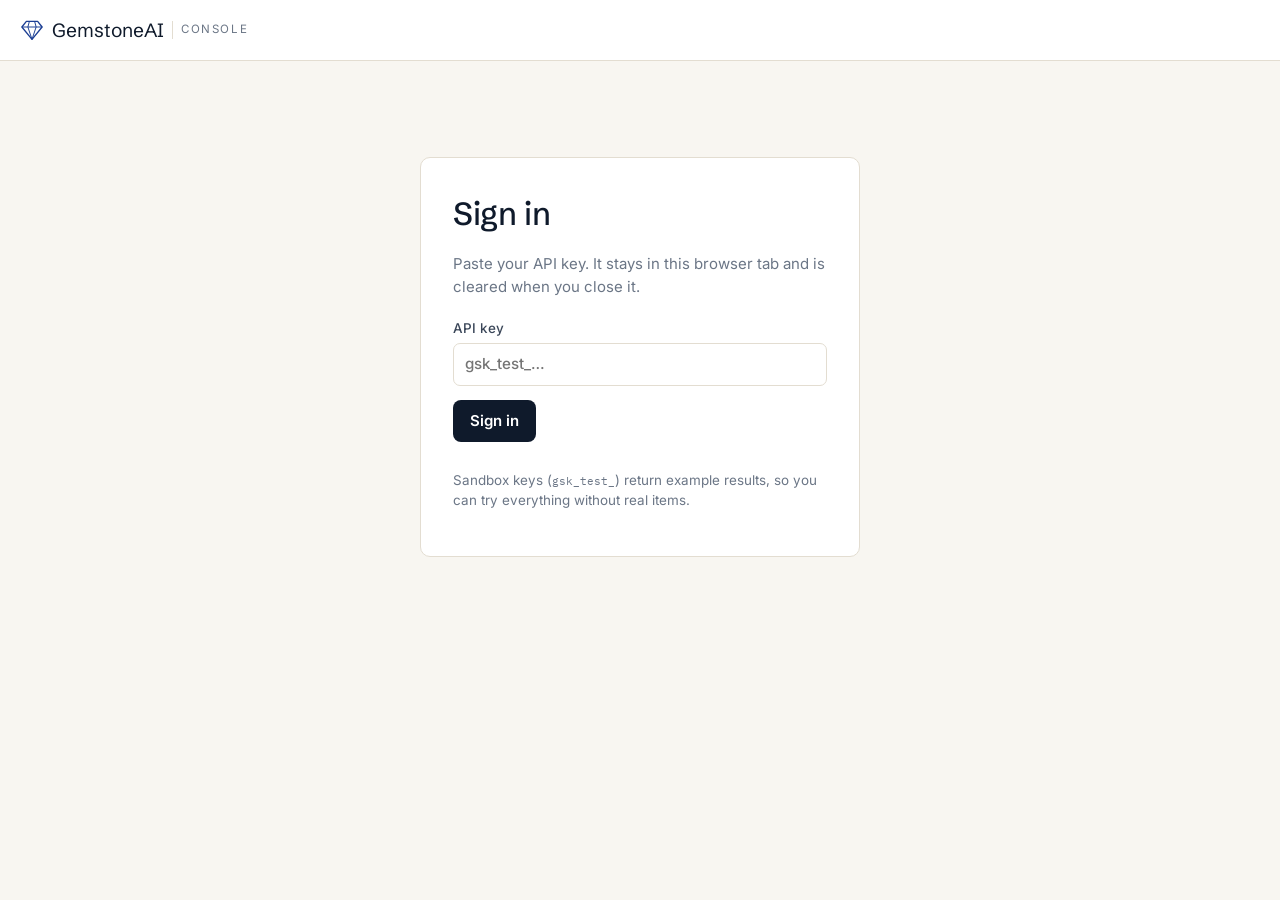
<file: enterprise/console/index.html>
<!doctype html>
<html lang="en">
<head>
<meta charset="utf-8">
<meta name="viewport" content="width=device-width, initial-scale=1">
<meta name="robots" content="noindex">
<title>GemstoneAI Console</title>
<link rel="preconnect" href="https://fonts.googleapis.com">
<link rel="preconnect" href="https://fonts.gstatic.com" crossorigin>
<link href="https://fonts.googleapis.com/css2?family=IBM+Plex+Mono:wght@400;600&family=Inter:wght@400;500;600;700&family=Schibsted+Grotesk:wght@500;600&display=swap" rel="stylesheet">
<link rel="stylesheet" href="app.css">
</head>
<body>
<header class="bar">
  <div class="bar-inner">
    <div class="brand">
      <svg viewBox="0 0 32 32" fill="none" aria-hidden="true"><path d="M8.5 4.5h15l6 7.5L16 28.5 2.5 12z" stroke="currentColor" stroke-width="1.8" stroke-linejoin="round"/><path d="M2.5 12h27M12.5 4.5 10.5 12 16 28.5 21.5 12l-2-7.5" stroke="currentColor" stroke-width="1.3" stroke-linejoin="round"/></svg>
      <span class="brand-name">GemstoneAI</span><span class="brand-sub">Console</span>
    </div>
    <nav class="tabs" id="tabs" hidden></nav>
    <div class="who" id="who" hidden>
      <span id="who-name"></span>
      <span class="pill pill-sandbox" id="who-sandbox" hidden>Sandbox</span>
      <button class="btn btn-quiet" id="sign-out" type="button">Sign out</button>
    </div>
  </div>
</header>

<main id="main">
  <section class="signin" id="signin">
    <div class="card signin-card">
      <h1>Sign in</h1>
      <p class="muted">Paste your API key. It stays in this browser tab and is cleared when you close it.</p>
      <form id="signin-form">
        <label class="field"><span>API key</span>
          <input id="signin-key" type="password" autocomplete="off" spellcheck="false" placeholder="gsk_test_…" required>
        </label>
        <button class="btn btn-primary" type="submit">Sign in</button>
        <p class="error" id="signin-error" role="alert"></p>
      </form>
      <p class="muted small">Sandbox keys (<code>gsk_test_</code>) return example results, so you can try everything without real items.</p>
    </div>
  </section>

  <!-- Intake station -->
  <section class="view" id="view-intake" hidden>
    <div class="stats" id="intake-stats"></div>
    <div class="cols">
      <div class="col-main">
        <form class="card" id="intake-form">
          <div class="card-head"><h2>New consignment</h2><span class="muted small">Scan, then route by your rules</span></div>
          <div class="photo-drop">
            <label class="field"><span>Photos (1&ndash;5): front, side, stamps and marks</span>
              <input id="intake-files" type="file" accept="image/jpeg,image/png,image/webp,image/heic" capture="environment" multiple>
            </label>
            <div class="thumbs" id="intake-thumbs"></div>
            <details class="links"><summary>Or use photo links</summary>
              <textarea id="intake-urls" rows="2" placeholder="https://… one per line"></textarea>
            </details>
          </div>
          <label class="field"><span>What the consignor says it is</span>
            <textarea id="intake-desc" rows="2" maxlength="1000" placeholder="e.g. Platinum diamond ring, inherited, about 1 carat"></textarea>
          </label>
          <div class="row3">
            <label class="field"><span>Your reference</span><input id="intake-ref" maxlength="128" placeholder="CONS-20931"></label>
            <label class="field"><span>Item type</span>
              <select id="intake-type"><option value="">Not sure</option><option>ring</option><option>necklace</option><option>pendant</option><option>earrings</option><option>bracelet</option><option>brooch</option><option value="loose_stone">loose stone</option><option>other</option></select>
            </label>
            <label class="field"><span>Metal</span>
              <select id="intake-metal"><option value="">Not sure</option><option>gold</option><option>platinum</option><option>silver</option><option>palladium</option><option>other</option></select>
            </label>
          </div>
          <div class="form-foot">
            <button class="btn btn-primary" id="intake-submit" type="submit">Scan and route</button>
            <span class="error" id="intake-error" role="alert"></span>
          </div>
        </form>
        <div id="intake-detail"></div>
      </div>
      <aside class="col-side">
        <div class="card">
          <div class="card-head"><h2>Recent items</h2>
            <select id="intake-filter" aria-label="Filter the queue">
              <option value="">All decisions</option><option value="list">List</option><option value="review">Review</option><option value="lab">Lab</option><option value="decline">Decline</option><option value="__awaiting">Awaiting final call</option>
            </select>
          </div>
          <ul class="queue" id="intake-queue"></ul>
          <a class="small" id="intake-export" href="#">Export as CSV</a>
        </div>
      </aside>
    </div>
  </section>

  <!-- Verify queue -->
  <section class="view" id="view-verify" hidden>
    <div class="stats" id="verify-stats"></div>
    <div class="cols">
      <div class="col-main">
        <div class="card">
          <div class="card-head"><h2>Review queue</h2>
            <div class="seg" role="group" aria-label="Which checks">
              <button type="button" class="on" data-mode="open">Open flags</button>
              <button type="button" data-mode="reviewed">Reviewed</button>
              <button type="button" data-mode="all">All checks</button>
            </div>
          </div>
          <div class="table-wrap"><table class="qtable"><thead><tr><th>Risk</th><th>Listing or claim</th><th>Stated</th><th>What fired</th><th>Action</th></tr></thead><tbody id="verify-queue"></tbody></table></div>
          <a class="small" id="verify-export" href="#">Export as CSV</a>
        </div>
        <div id="verify-detail"></div>
      </div>
      <aside class="col-side">
        <form class="card" id="verify-form">
          <div class="card-head"><h2>Check an item</h2></div>
          <label class="field"><span>Photos</span><input id="verify-files" type="file" accept="image/jpeg,image/png,image/webp,image/heic" multiple></label>
          <div class="thumbs" id="verify-thumbs"></div>
          <details class="links"><summary>Or use photo links</summary><textarea id="verify-urls" rows="2" placeholder="https://… one per line"></textarea></details>
          <div class="row2">
            <label class="field"><span>Type</span><select id="verify-type"><option>listing</option><option>claim</option><option>appraisal</option></select></label>
            <label class="field"><span>Its id</span><input id="verify-ext" maxlength="128" placeholder="L-55120" required></label>
          </div>
          <div class="row2">
            <label class="field"><span>Seller or claimant</span><input id="verify-seller" maxlength="128"></label>
            <label class="field"><span>Stated value (USD)</span><input id="verify-value" type="number" min="1" step="any"></label>
          </div>
          <div class="form-foot">
            <button class="btn btn-primary" id="verify-submit" type="submit">Run check</button>
            <span class="error" id="verify-error" role="alert"></span>
          </div>
        </form>
      </aside>
    </div>
  </section>

  <!-- Settings -->
  <section class="view" id="view-settings" hidden>
    <div class="cols cols-even">
      <form class="card" id="rules-intake" hidden>
        <div class="card-head"><h2>Intake routing rules</h2></div>
        <div class="fields" id="rules-intake-fields"></div>
        <div class="form-foot"><button class="btn btn-primary" type="submit">Save rules</button><span class="note" role="status"></span></div>
      </form>
      <form class="card" id="rules-verify" hidden>
        <div class="card-head"><h2>Verify thresholds</h2></div>
        <div class="fields" id="rules-verify-fields"></div>
        <div class="form-foot"><button class="btn btn-primary" type="submit">Save thresholds</button><span class="note" role="status"></span></div>
      </form>
      <form class="card" id="webhook-form">
        <div class="card-head"><h2>Webhook</h2><span class="muted small">Get told when results are ready</span></div>
        <label class="field"><span>Endpoint URL (https)</span><input id="webhook-url" type="url" placeholder="https://your-system.example.com/gemstoneai"></label>
        <div class="checks" id="webhook-events"></div>
        <div class="secret" id="webhook-secret" hidden></div>
        <div class="form-foot">
          <button class="btn btn-primary" type="submit">Save</button>
          <button class="btn btn-quiet" type="button" id="webhook-test">Send test event</button>
          <span class="note" role="status" id="webhook-note"></span>
        </div>
        <h3 class="subhead">Recent deliveries</h3>
        <ul class="deliveries" id="webhook-deliveries"></ul>
      </form>
    </div>
  </section>
</main>
<script src="app.js"></script>
</body>
</html>
</file>
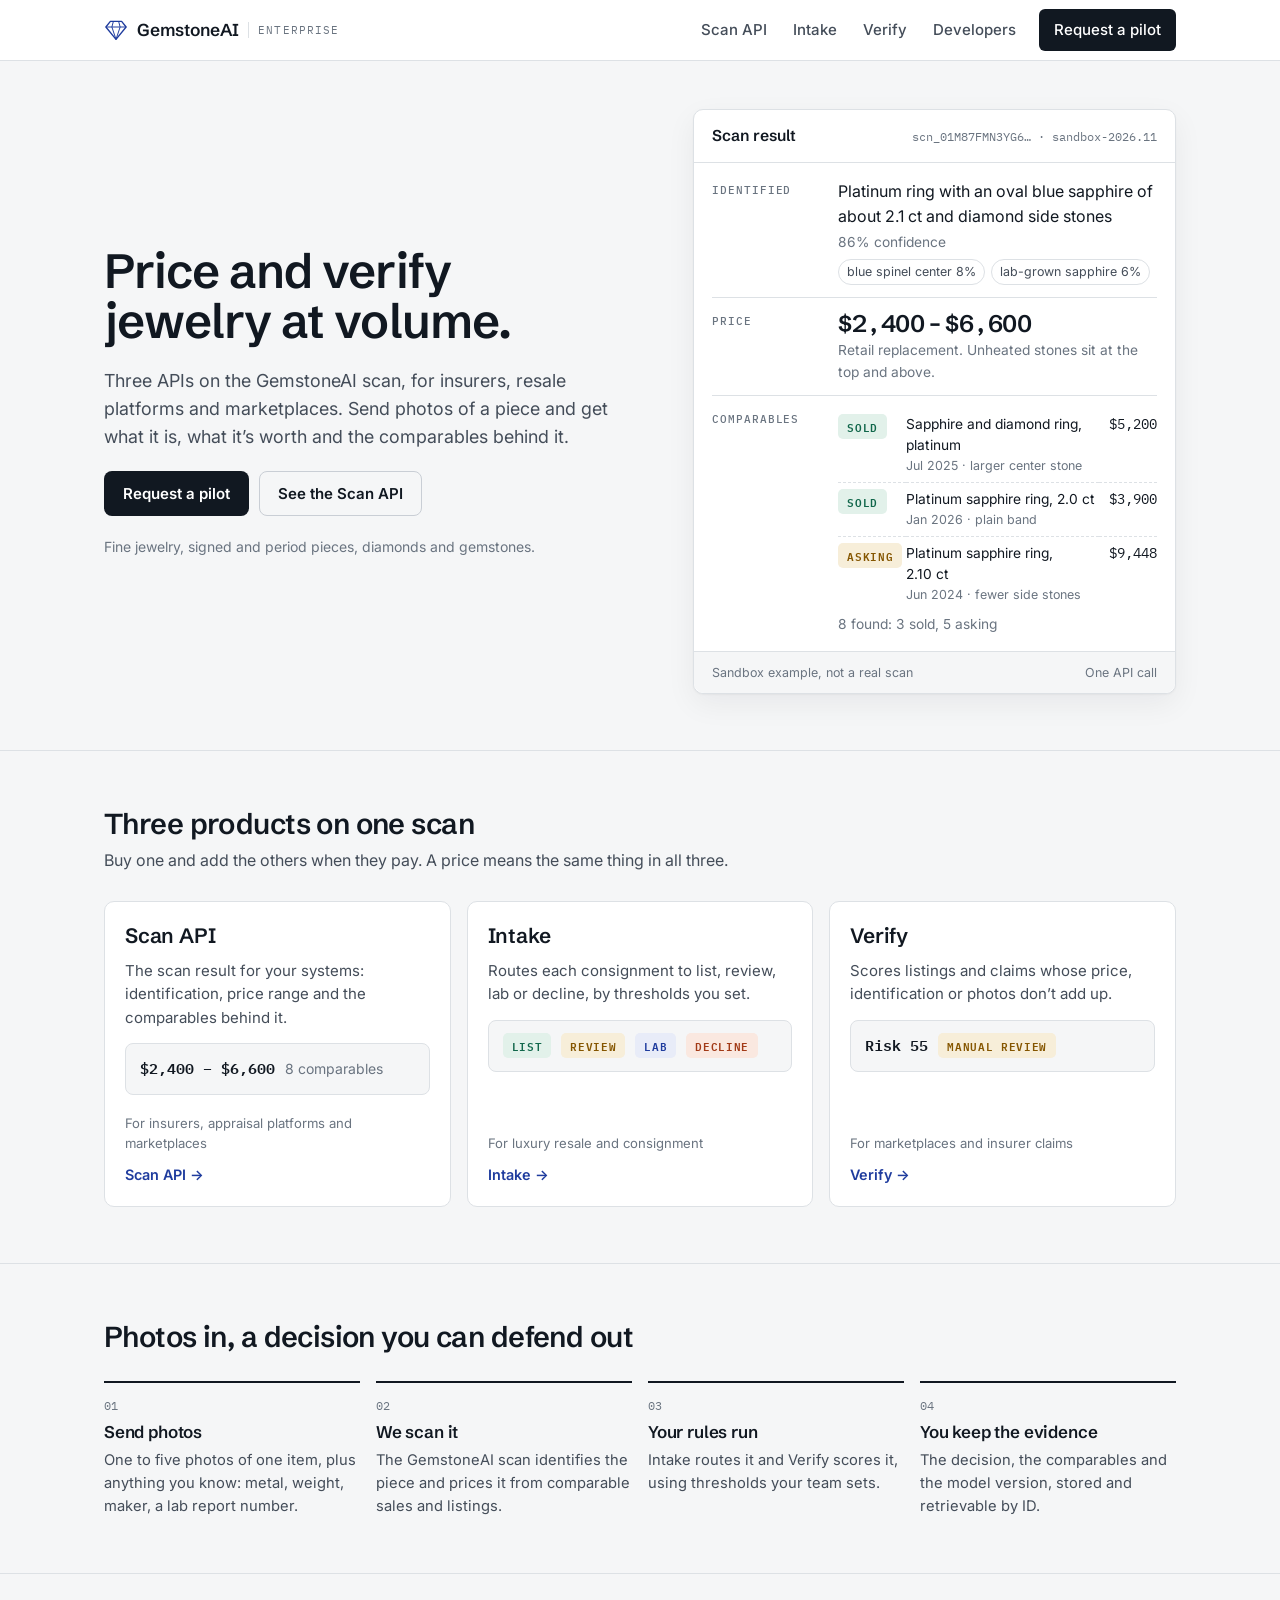
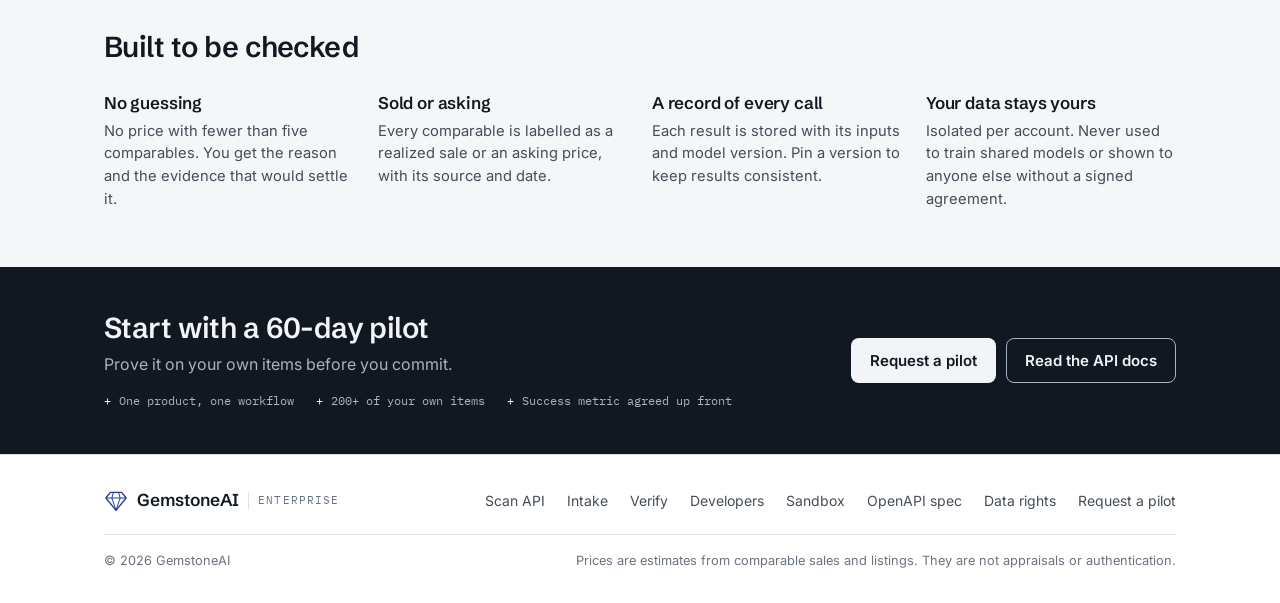
<file: website/enterprise/index.html>
<!doctype html>
<html lang="en">
<head>
<meta charset="utf-8">
<meta name="viewport" content="width=device-width, initial-scale=1, viewport-fit=cover">
<title>GemstoneAI Enterprise</title>
<meta name="description" content="Price and verify jewelry at volume: the Scan API, Intake and Verify, built on the GemstoneAI scan.">
<link rel="preconnect" href="https://fonts.googleapis.com">
<link rel="preconnect" href="https://fonts.gstatic.com" crossorigin>
<link href="https://fonts.googleapis.com/css2?family=IBM+Plex+Mono:wght@400;500;600&family=Inter:wght@400;500;600;700&family=Schibsted+Grotesk:wght@500;600;700&display=swap" rel="stylesheet">
<link rel="stylesheet" href="assets/styles.css">
</head>
<body>
<a class="skip-link" href="#main">Skip to content</a>
<header class="nav">
  <div class="wrap nav-inner">
    <a class="brand" href="index.html" aria-label="GemstoneAI Enterprise home"><svg class="brand-mark" viewBox="0 0 32 32" fill="none" aria-hidden="true"><path d="M8.5 4.5h15l6 7.5L16 28.5 2.5 12z" stroke="currentColor" stroke-width="1.8" stroke-linejoin="round"/><path d="M2.5 12h27M12.5 4.5 10.5 12 16 28.5 21.5 12l-2-7.5" stroke="currentColor" stroke-width="1.3" stroke-linejoin="round"/></svg><span class="brand-name">GemstoneAI</span><span class="brand-sub">Enterprise</span></a>
    <button class="nav-toggle" type="button" aria-expanded="false" aria-controls="nav-links">Menu</button>
    <ul class="nav-links" id="nav-links">
      <li><a href="scan.html">Scan API</a></li>
      <li><a href="intake.html">Intake</a></li>
      <li><a href="verify.html">Verify</a></li>
      <li><a href="developers.html">Developers</a></li>
      <li class="cta-item"><a class="btn btn-primary" href="pilot.html">Request a pilot</a></li>
    </ul>
  </div>
</header>
<main id="main">
<section class="hero">
  <div class="wrap hero-grid">
    <div class="hero-copy">
      <h1>Price and verify jewelry at volume.</h1>
      <p class="lede">Three APIs on the GemstoneAI scan, for insurers, resale platforms and marketplaces. Send photos of a piece and get what it is, what it&rsquo;s worth and the comparables behind it.</p>
      <div class="actions">
        <a class="btn btn-primary" href="pilot.html">Request a pilot</a>
        <a class="btn btn-quiet" href="scan.html">See the Scan API</a>
      </div>
      <p class="hero-note">Fine jewelry, signed and period pieces, diamonds and gemstones.</p>
    </div>
    <figure class="report" aria-label="Example Scan API result">
  <div class="report-head"><b>Scan result</b><span class="mono">scn_01M87FMN3YG6&hellip; &middot; sandbox-2026.11</span></div>
  <div class="report-body">
    <div class="rrow"><span class="label">Identified</span><div>Platinum ring with an oval blue sapphire of about 2.1&nbsp;ct and diamond side stones<div class="sub">86% confidence</div><div class="chips"><span class="alt">blue spinel center 8%</span><span class="alt">lab-grown sapphire 6%</span></div></div></div>
    <div class="rrow"><span class="label">Price</span><div><div class="big">$2,400 &ndash; $6,600</div><div class="sub">Retail replacement. Unheated stones sit at the top and above.</div></div></div>
    <div class="rrow"><span class="label">Comparables</span><div>
      <table class="comps"><tbody>
        <tr><td><span class="chip c-sold">Sold</span></td><td>Sapphire and diamond ring, platinum<span class="sim">Jul 2025 &middot; larger center stone</span></td><td>$5,200</td></tr>
        <tr><td><span class="chip c-sold">Sold</span></td><td>Platinum sapphire ring, 2.0&nbsp;ct<span class="sim">Jan 2026 &middot; plain band</span></td><td>$3,900</td></tr>
        <tr><td><span class="chip c-asking">Asking</span></td><td>Platinum sapphire ring, 2.10&nbsp;ct<span class="sim">Jun 2024 &middot; fewer side stones</span></td><td>$9,448</td></tr>
      </tbody></table>
      <div class="sub">8 found: 3 sold, 5 asking</div>
    </div></div>
  </div>
  <figcaption class="report-foot"><span>Sandbox example, not a real scan</span><span>One API call</span></figcaption>
</figure>
  </div>
</section>
<section class="section">
  <div class="wrap">
    <div class="section-head">
      <h2>Three products on one scan</h2>
      <p>Buy one and add the others when they pay. A price means the same thing in all three.</p>
    </div>
    <div class="grid3">
      <a class="card product" href="scan.html"><div class="product-top"><h3>Scan API</h3></div><p>The scan result for your systems: identification, price range and the comparables behind it.</p><div class="out"><span class="mono">$2,400 &ndash; $6,600</span><span class="muted small">8 comparables</span></div><span class="for">For insurers, appraisal platforms and marketplaces</span><span class="more">Scan API &rarr;</span></a>
      <a class="card product" href="intake.html"><div class="product-top"><h3>Intake</h3></div><p>Routes each consignment to list, review, lab or decline, by thresholds you set.</p><div class="out"><span class="chip c-list">List</span><span class="chip c-review">Review</span><span class="chip c-lab">Lab</span><span class="chip c-decline">Decline</span></div><span class="for">For luxury resale and consignment</span><span class="more">Intake &rarr;</span></a>
      <a class="card product" href="verify.html"><div class="product-top"><h3>Verify</h3></div><p>Scores listings and claims whose price, identification or photos don&rsquo;t add up.</p><div class="out"><span class="mono">Risk 55</span><span class="chip c-review">Manual review</span></div><span class="for">For marketplaces and insurer claims</span><span class="more">Verify &rarr;</span></a>
    </div>
  </div>
</section>
<section class="section">
  <div class="wrap">
    <div class="section-head">
      <h2>Photos in, a decision you can defend out</h2>
    </div>
    <ol class="steps">
      <li><h3>Send photos</h3><p>One to five photos of one item, plus anything you know: metal, weight, maker, a lab report number.</p></li>
      <li><h3>We scan it</h3><p>The GemstoneAI scan identifies the piece and prices it from comparable sales and listings.</p></li>
      <li><h3>Your rules run</h3><p>Intake routes it and Verify scores it, using thresholds your team sets.</p></li>
      <li><h3>You keep the evidence</h3><p>The decision, the comparables and the model version, stored and retrievable by ID.</p></li>
    </ol>
  </div>
</section>
<section class="section" id="data-rights">
  <div class="wrap">
    <div class="section-head">
      <h2>Built to be checked</h2>
    </div>
    <div class="facts"><div class="fact"><h3>No guessing</h3><p>No price with fewer than five comparables. You get the reason and the evidence that would settle it.</p></div><div class="fact"><h3>Sold or asking</h3><p>Every comparable is labelled as a realized sale or an asking price, with its source and date.</p></div><div class="fact"><h3>A record of every call</h3><p>Each result is stored with its inputs and model version. Pin a version to keep results consistent.</p></div><div class="fact"><h3>Your data stays yours</h3><p>Isolated per account. Never used to train shared models or shown to anyone else without a signed agreement.</p></div></div>
  </div>
</section>
<section class="cta">
  <div class="wrap cta-inner">
    <div>
      <h2>Start with a 60-day pilot</h2>
      <p>Prove it on your own items before you commit.</p>
      <ul class="cta-facts"><li>One product, one workflow</li><li>200+ of your own items</li><li>Success metric agreed up front</li></ul>
    </div>
    <div class="actions">
      <a class="btn btn-primary" href="pilot.html">Request a pilot</a>
      <a class="btn btn-quiet" href="developers.html">Read the API docs</a>
    </div>
  </div>
</section>
</main>
<footer class="footer">
  <div class="wrap">
    <div class="footer-row">
      <a class="brand" href="index.html" aria-label="GemstoneAI Enterprise home"><svg class="brand-mark" viewBox="0 0 32 32" fill="none" aria-hidden="true"><path d="M8.5 4.5h15l6 7.5L16 28.5 2.5 12z" stroke="currentColor" stroke-width="1.8" stroke-linejoin="round"/><path d="M2.5 12h27M12.5 4.5 10.5 12 16 28.5 21.5 12l-2-7.5" stroke="currentColor" stroke-width="1.3" stroke-linejoin="round"/></svg><span class="brand-name">GemstoneAI</span><span class="brand-sub">Enterprise</span></a>
      <ul class="footer-links">
        <li><a href="scan.html">Scan API</a></li>
        <li><a href="intake.html">Intake</a></li>
        <li><a href="verify.html">Verify</a></li>
        <li><a href="developers.html">Developers</a></li>
        <li><a href="developers.html#sandbox">Sandbox</a></li>
        <li><a href="openapi.json">OpenAPI spec</a></li>
        <li><a href="index.html#data-rights">Data rights</a></li>
        <li><a href="pilot.html">Request a pilot</a></li>
      </ul>
    </div>
    <div class="footer-base">
      <span>&copy; 2026 GemstoneAI</span>
      <span>Prices are estimates from comparable sales and listings. They are not appraisals or authentication.</span>
    </div>
  </div>
</footer>
<script src="assets/site.js"></script>
</body>
</html>
</file>
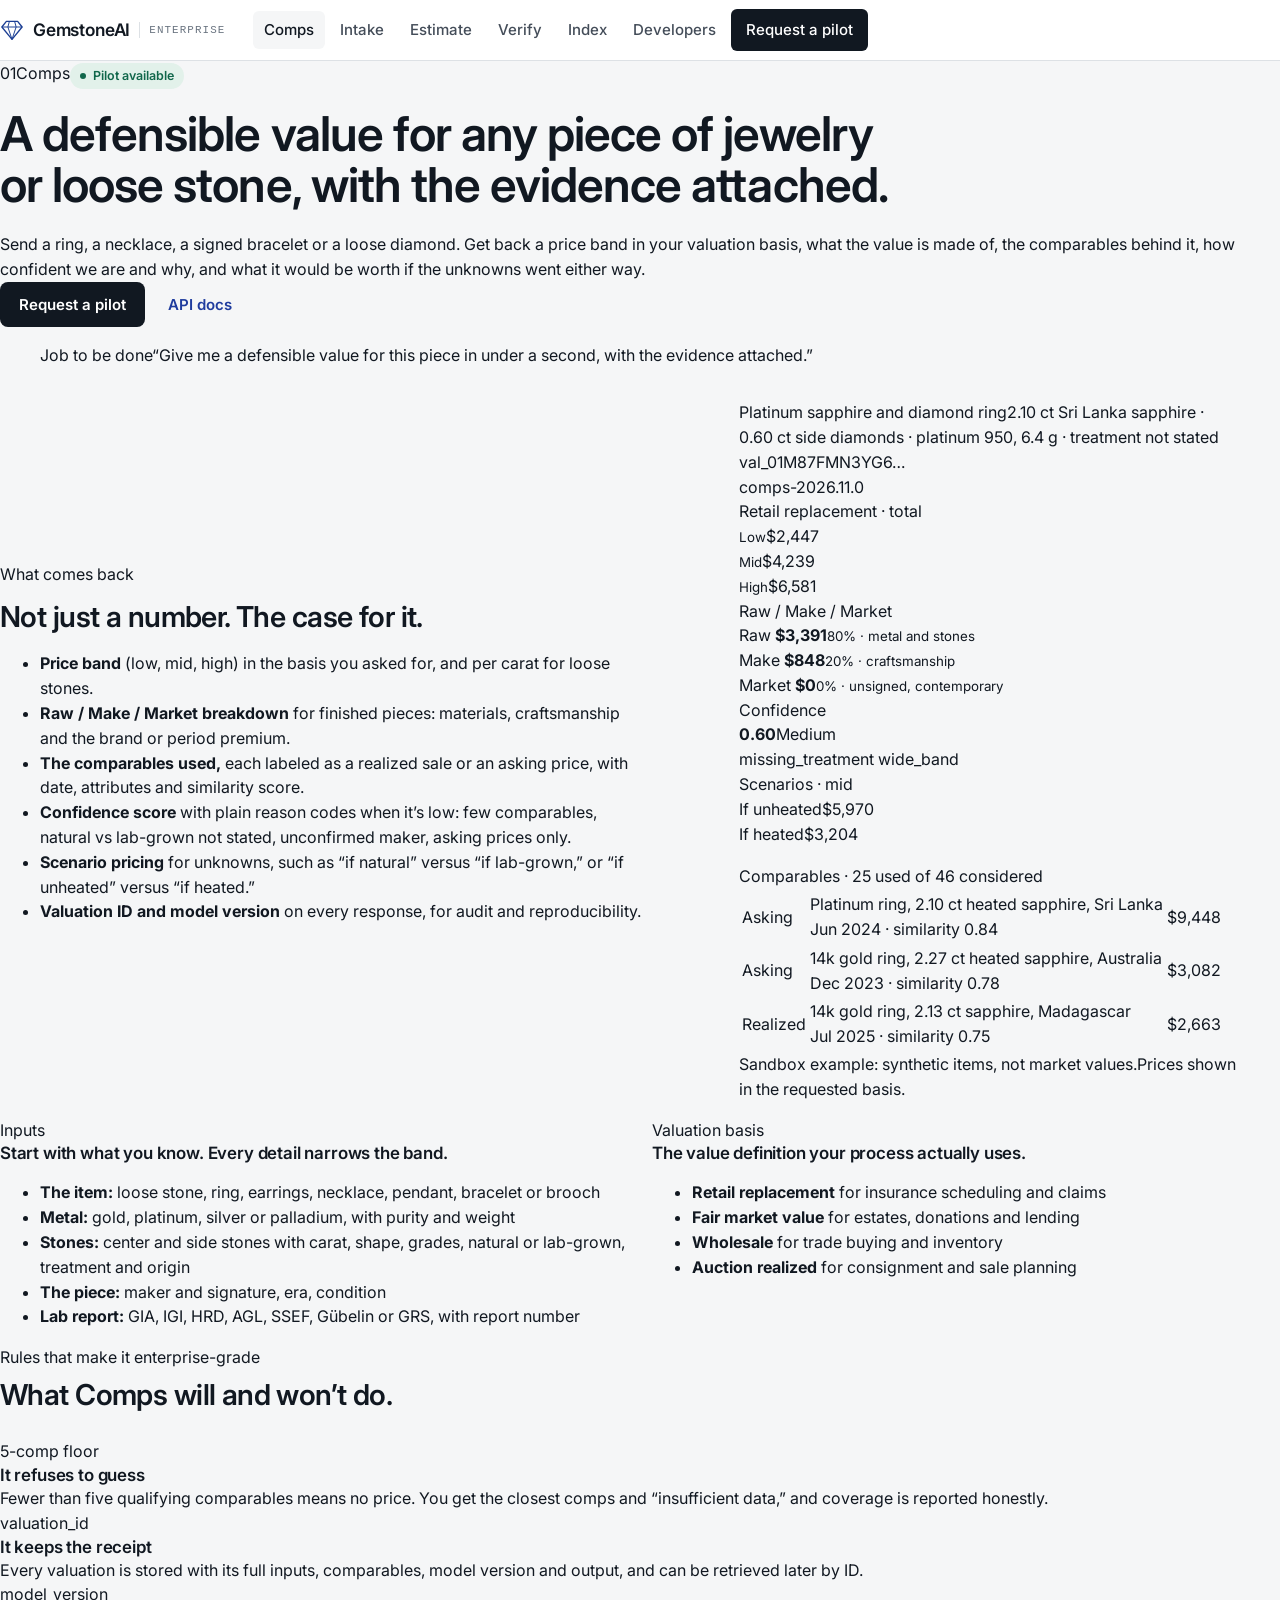
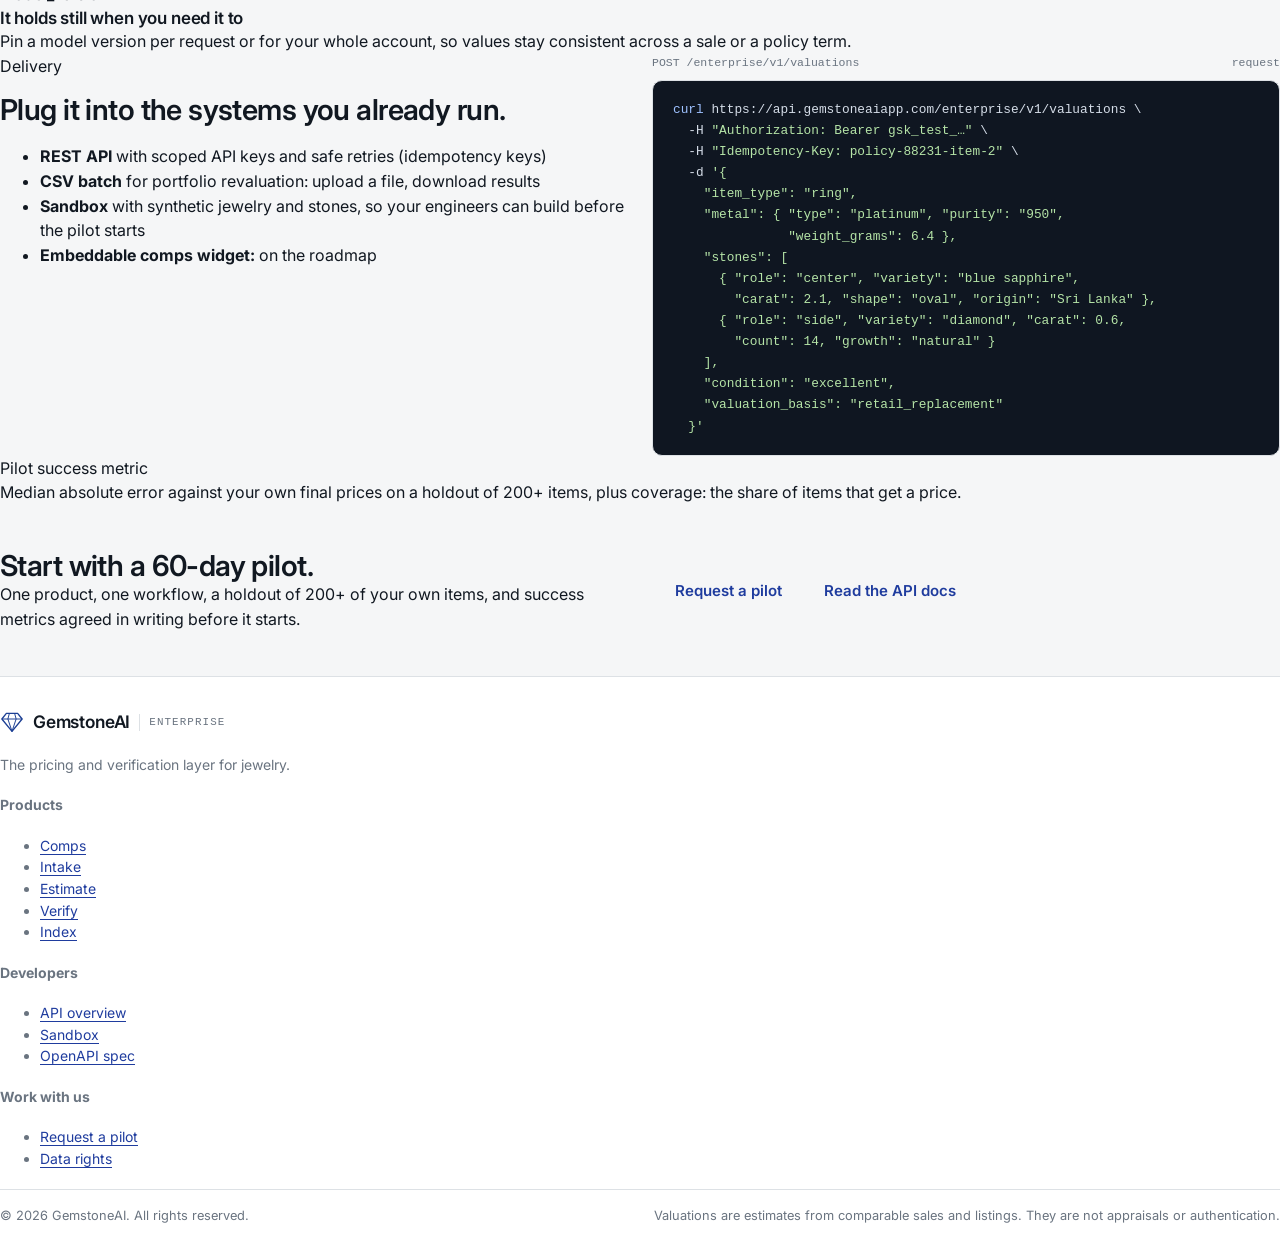
<file: website/enterprise/comps.html>
<!doctype html>
<html lang="en">
<head>
<meta charset="utf-8">
<meta name="viewport" content="width=device-width, initial-scale=1">
<title>Comps — GemstoneAI Enterprise</title>
<meta name="description" content="Comps returns a price band, the comparables behind it and a confidence score for any piece of jewelry, diamond or gemstone, in the valuation basis you need.">
<link rel="preconnect" href="https://fonts.googleapis.com">
<link rel="preconnect" href="https://fonts.gstatic.com" crossorigin>
<link href="https://fonts.googleapis.com/css2?family=Inter:wght@400;500;600;700&family=JetBrains+Mono:wght@400;600&family=Newsreader:ital,opsz,wght@0,6..72,400;0,6..72,500;0,6..72,600;1,6..72,400&display=swap" rel="stylesheet">
<link rel="stylesheet" href="assets/styles.css">
</head>
<body>
<a class="skip-link" href="#main">Skip to content</a>
<header class="nav">
  <div class="container nav-inner">
    <a class="brand" href="index.html" aria-label="GemstoneAI Enterprise home"><svg class="brand-mark" viewBox="0 0 32 32" fill="none" aria-hidden="true"><path d="M8.5 4.5h15l6 7.5L16 28.5 2.5 12z" stroke="#1c3f94" stroke-width="1.8" stroke-linejoin="round"/><path d="M2.5 12h27M12.5 4.5 10.5 12 16 28.5 21.5 12l-2-7.5" stroke="#1c3f94" stroke-width="1.3" stroke-linejoin="round"/></svg><span class="brand-name">GemstoneAI</span><span class="brand-sub">Enterprise</span></a>
    <button class="nav-toggle" type="button" aria-expanded="false" aria-controls="nav-links">Menu</button>
    <nav aria-label="Main">
      <ul class="nav-links" id="nav-links">
        <li><a href="comps.html" aria-current="page">Comps</a></li>
        <li><a href="intake.html">Intake</a></li>
        <li><a href="estimate.html">Estimate</a></li>
        <li><a href="verify.html">Verify</a></li>
        <li><a href="price-index.html">Index</a></li>
        <li><a href="developers.html">Developers</a></li>
        <li><a class="btn btn-primary btn-small" href="pilot.html">Request a pilot</a></li>
      </ul>
    </nav>
  </div>
</header>
<main id="main">
<section class="hero-product">
  <div class="container">
    <div class="meta"><span class="eyebrow"><span class="num">01</span>Comps</span><span class="pill pill-live">Pilot available</span></div>
    <h1 style="margin:20px 0 22px">A defensible value for any piece of jewelry or loose stone, with the evidence attached.</h1>
    <p class="lede">Send a ring, a necklace, a signed bracelet or a loose diamond. Get back a price band in your valuation basis, what the value is made of, the comparables behind it, how confident we are and why, and what it would be worth if the unknowns went either way.</p>
    <div class="hero-actions">
      <a class="btn btn-primary" href="pilot.html">Request a pilot</a>
      <a class="btn btn-secondary" href="developers.html">API docs</a>
    </div>
  </div>
</section>

<section class="section-tight">
  <div class="container">
    <blockquote class="quote"><span class="eyebrow quote-label">Job to be done</span>&ldquo;Give me a defensible value for this piece in under a second, with the evidence attached.&rdquo;</blockquote>
  </div>
</section>

<section class="section-alt">
  <div class="container hero-grid">
    <div>
      <span class="eyebrow">What comes back</span>
      <h2 style="margin:14px 0 18px">Not just a number. The case for it.</h2>
      <ul class="list"><li><strong>Price band</strong> (low, mid, high) in the basis you asked for, and per carat for loose stones.</li><li><strong>Raw / Make / Market breakdown</strong> for finished pieces: materials, craftsmanship and the brand or period premium.</li><li><strong>The comparables used,</strong> each labeled as a realized sale or an asking price, with date, attributes and similarity score.</li><li><strong>Confidence score</strong> with plain reason codes when it&rsquo;s low: few comparables, natural vs lab-grown not stated, unconfirmed maker, asking prices only.</li><li><strong>Scenario pricing</strong> for unknowns, such as &ldquo;if natural&rdquo; versus &ldquo;if lab-grown,&rdquo; or &ldquo;if unheated&rdquo; versus &ldquo;if heated.&rdquo;</li><li><strong>Valuation ID and model version</strong> on every response, for audit and reproducibility.</li></ul>
    </div>
    <figure class="vcard" aria-label="Example Comps valuation of a ring">
  <div class="vcard-head">
    <div class="vcard-stone">Platinum sapphire and diamond ring<span>2.10&nbsp;ct Sri Lanka sapphire &middot; 0.60&nbsp;ct side diamonds &middot; platinum 950, 6.4&nbsp;g &middot; treatment not stated</span></div>
    <div class="vcard-id">val_01M87FMN3YG6&hellip;<br>comps-2026.11.0</div>
  </div>
  <div class="vcard-body">
    <div class="band">
      <div class="vcard-label">Retail replacement &middot; total</div>
      <div class="band-values">
        <div><small>Low</small>$2,447</div>
        <div><small>Mid</small>$4,239</div>
        <div><small>High</small>$6,581</div>
      </div>
      <div class="band-track" aria-hidden="true"></div>
    </div>
    <div class="breakdown" aria-label="Raw, make and market breakdown of the mid value">
      <div class="vcard-label">Raw / Make / Market</div>
      <div class="breakdown-bar" aria-hidden="true"><span style="width:80%"></span><span style="width:20%"></span><span style="width:0%"></span></div>
      <div class="breakdown-legend">
        <div><i class="sw sw-raw"></i>Raw <b>$3,391</b><small>80% &middot; metal and stones</small></div>
        <div><i class="sw sw-make"></i>Make <b>$848</b><small>20% &middot; craftsmanship</small></div>
        <div><i class="sw sw-market"></i>Market <b>$0</b><small>0% &middot; unsigned, contemporary</small></div>
      </div>
    </div>
    <div class="vrow">
      <div>
        <div class="vcard-label">Confidence</div>
        <div class="confidence"><b>0.60</b><span>Medium</span></div>
        <span class="reason">missing_treatment</span> <span class="reason">wide_band</span>
      </div>
      <div>
        <div class="vcard-label">Scenarios &middot; mid</div>
        <div class="scen"><span>If unheated</span><span>$5,970</span></div>
        <div class="scen"><span>If heated</span><span>$3,204</span></div>
      </div>
    </div>
    <div style="margin-top:18px">
      <div class="vcard-label">Comparables &middot; 25 used of 46 considered</div>
      <table class="comps-table">
        <tr><td><span class="tag tag-asking">Asking</span></td><td>Platinum ring, 2.10&nbsp;ct heated sapphire, Sri Lanka<br><span class="sim">Jun 2024 &middot; similarity 0.84</span></td><td>$9,448</td></tr>
        <tr><td><span class="tag tag-asking">Asking</span></td><td>14k gold ring, 2.27&nbsp;ct heated sapphire, Australia<br><span class="sim">Dec 2023 &middot; similarity 0.78</span></td><td>$3,082</td></tr>
        <tr><td><span class="tag tag-realized">Realized</span></td><td>14k gold ring, 2.13&nbsp;ct sapphire, Madagascar<br><span class="sim">Jul 2025 &middot; similarity 0.75</span></td><td>$2,663</td></tr>
      </table>
    </div>
  </div>
  <figcaption class="vcard-foot"><span>Sandbox example: synthetic items, not market values.</span><span>Prices shown in the requested basis.</span></figcaption>
</figure>
  </div>
</section>

<section>
  <div class="container split">
    <div class="panel">
      <span class="eyebrow">Inputs</span>
      <h3>Start with what you know. Every detail narrows the band.</h3>
      <ul class="list"><li><strong>The item:</strong> loose stone, ring, earrings, necklace, pendant, bracelet or brooch</li><li><strong>Metal:</strong> gold, platinum, silver or palladium, with purity and weight</li><li><strong>Stones:</strong> center and side stones with carat, shape, grades, natural or lab-grown, treatment and origin</li><li><strong>The piece:</strong> maker and signature, era, condition</li><li><strong>Lab report:</strong> GIA, IGI, HRD, AGL, SSEF, G&uuml;belin or GRS, with report number</li></ul>
    </div>
    <div class="panel">
      <span class="eyebrow">Valuation basis</span>
      <h3>The value definition your process actually uses.</h3>
      <ul class="list"><li><strong>Retail replacement</strong> for insurance scheduling and claims</li><li><strong>Fair market value</strong> for estates, donations and lending</li><li><strong>Wholesale</strong> for trade buying and inventory</li><li><strong>Auction realized</strong> for consignment and sale planning</li></ul>
    </div>
  </div>
</section>

<section class="section-alt">
  <div class="container">
    <div class="section-head">
      <span class="eyebrow">Rules that make it enterprise-grade</span>
      <h2>What Comps will and won&rsquo;t do.</h2>
    </div>
    <div class="principles" style="grid-template-columns:repeat(3,minmax(0,1fr))">
      <div class="principle"><span class="k">5-comp floor</span><h3>It refuses to guess</h3><p>Fewer than five qualifying comparables means no price. You get the closest comps and &ldquo;insufficient data,&rdquo; and coverage is reported honestly.</p></div>
      <div class="principle"><span class="k">valuation_id</span><h3>It keeps the receipt</h3><p>Every valuation is stored with its full inputs, comparables, model version and output, and can be retrieved later by ID.</p></div>
      <div class="principle"><span class="k">model_version</span><h3>It holds still when you need it to</h3><p>Pin a model version per request or for your whole account, so values stay consistent across a sale or a policy term.</p></div>
    </div>
  </div>
</section>

<section>
  <div class="container split">
    <div>
      <span class="eyebrow">Delivery</span>
      <h2 style="margin:14px 0 18px">Plug it into the systems you already run.</h2>
      <ul class="list"><li><strong>REST API</strong> with scoped API keys and safe retries (idempotency keys)</li><li><strong>CSV batch</strong> for portfolio revaluation: upload a file, download results</li><li><strong>Sandbox</strong> with synthetic jewelry and stones, so your engineers can build before the pilot starts</li><li><strong>Embeddable comps widget:</strong> on the roadmap</li></ul>
    </div>
    <div>
      <div class="code-label"><span>POST /enterprise/v1/valuations</span><span>request</span></div>
<pre class="code"><span class="k">curl</span> https://api.gemstoneaiapp.com/enterprise/v1/valuations \
  -H <span class="s">"Authorization: Bearer gsk_test_&hellip;"</span> \
  -H <span class="s">"Idempotency-Key: policy-88231-item-2"</span> \
  -d <span class="s">'{
    "item_type": "ring",
    "metal": { "type": "platinum", "purity": "950",
               "weight_grams": 6.4 },
    "stones": [
      { "role": "center", "variety": "blue sapphire",
        "carat": 2.1, "shape": "oval", "origin": "Sri Lanka" },
      { "role": "side", "variety": "diamond", "carat": 0.6,
        "count": 14, "growth": "natural" }
    ],
    "condition": "excellent",
    "valuation_basis": "retail_replacement"
  }'</span></pre>
    </div>
  </div>
</section>

<section class="section-tight">
  <div class="container"><div class="metric"><span class="eyebrow">Pilot success metric</span><p>Median absolute error against your own final prices on a holdout of 200+ items, plus coverage: the share of items that get a price.</p></div></div>
</section>

<section class="cta-band">
  <div class="container cta-inner">
    <div>
      <h2>Start with a 60-day pilot.</h2>
      <p>One product, one workflow, a holdout of 200+ of your own items, and success metrics agreed in writing before it starts.</p>
    </div>
    <div class="cta-actions">
      <a class="btn btn-light" href="pilot.html">Request a pilot</a>
      <a class="btn btn-ghost-light" href="developers.html">Read the API docs</a>
    </div>
  </div>
</section>
</main>
<footer class="footer">
  <div class="container">
    <div class="footer-grid">
      <div>
        <a class="brand" href="index.html"><svg class="brand-mark" viewBox="0 0 32 32" fill="none" aria-hidden="true"><path d="M8.5 4.5h15l6 7.5L16 28.5 2.5 12z" stroke="#1c3f94" stroke-width="1.8" stroke-linejoin="round"/><path d="M2.5 12h27M12.5 4.5 10.5 12 16 28.5 21.5 12l-2-7.5" stroke="#1c3f94" stroke-width="1.3" stroke-linejoin="round"/></svg><span class="brand-name">GemstoneAI</span><span class="brand-sub">Enterprise</span></a>
        <p style="margin-top:14px;max-width:320px">The pricing and verification layer for jewelry.</p>
      </div>
      <div>
        <h4>Products</h4>
        <ul>
          <li><a href="comps.html">Comps</a></li>
          <li><a href="intake.html">Intake</a></li>
          <li><a href="estimate.html">Estimate</a></li>
          <li><a href="verify.html">Verify</a></li>
          <li><a href="price-index.html">Index</a></li>
        </ul>
      </div>
      <div>
        <h4>Developers</h4>
        <ul>
          <li><a href="developers.html">API overview</a></li>
          <li><a href="developers.html#sandbox">Sandbox</a></li>
          <li><a href="openapi.json">OpenAPI spec</a></li>
        </ul>
      </div>
      <div>
        <h4>Work with us</h4>
        <ul>
          <li><a href="pilot.html">Request a pilot</a></li>
          <li><a href="index.html#data-rights">Data rights</a></li>
        </ul>
      </div>
    </div>
    <div class="footer-base">
      <span>&copy; 2026 GemstoneAI. All rights reserved.</span>
      <span>Valuations are estimates from comparable sales and listings. They are not appraisals or authentication.</span>
    </div>
  </div>
</footer>
<script src="assets/site.js"></script>
</body>
</html>
</file>
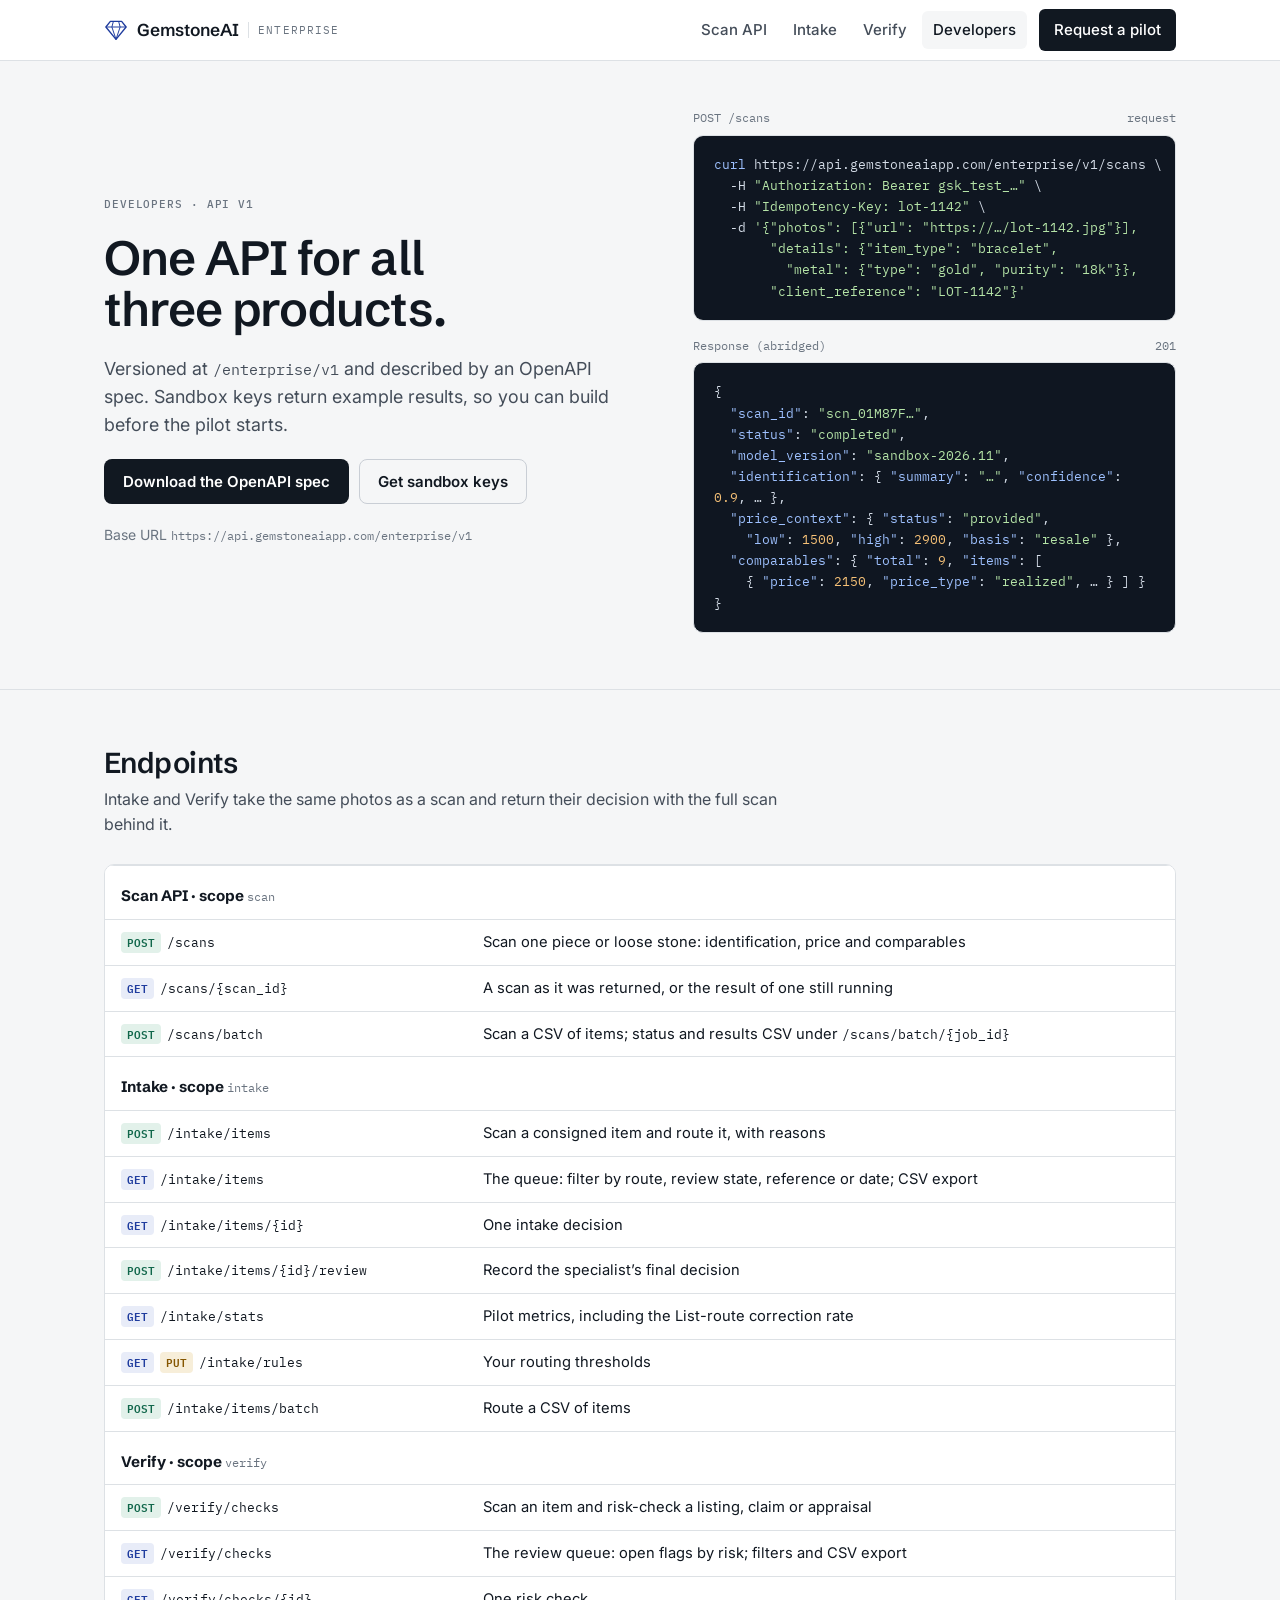
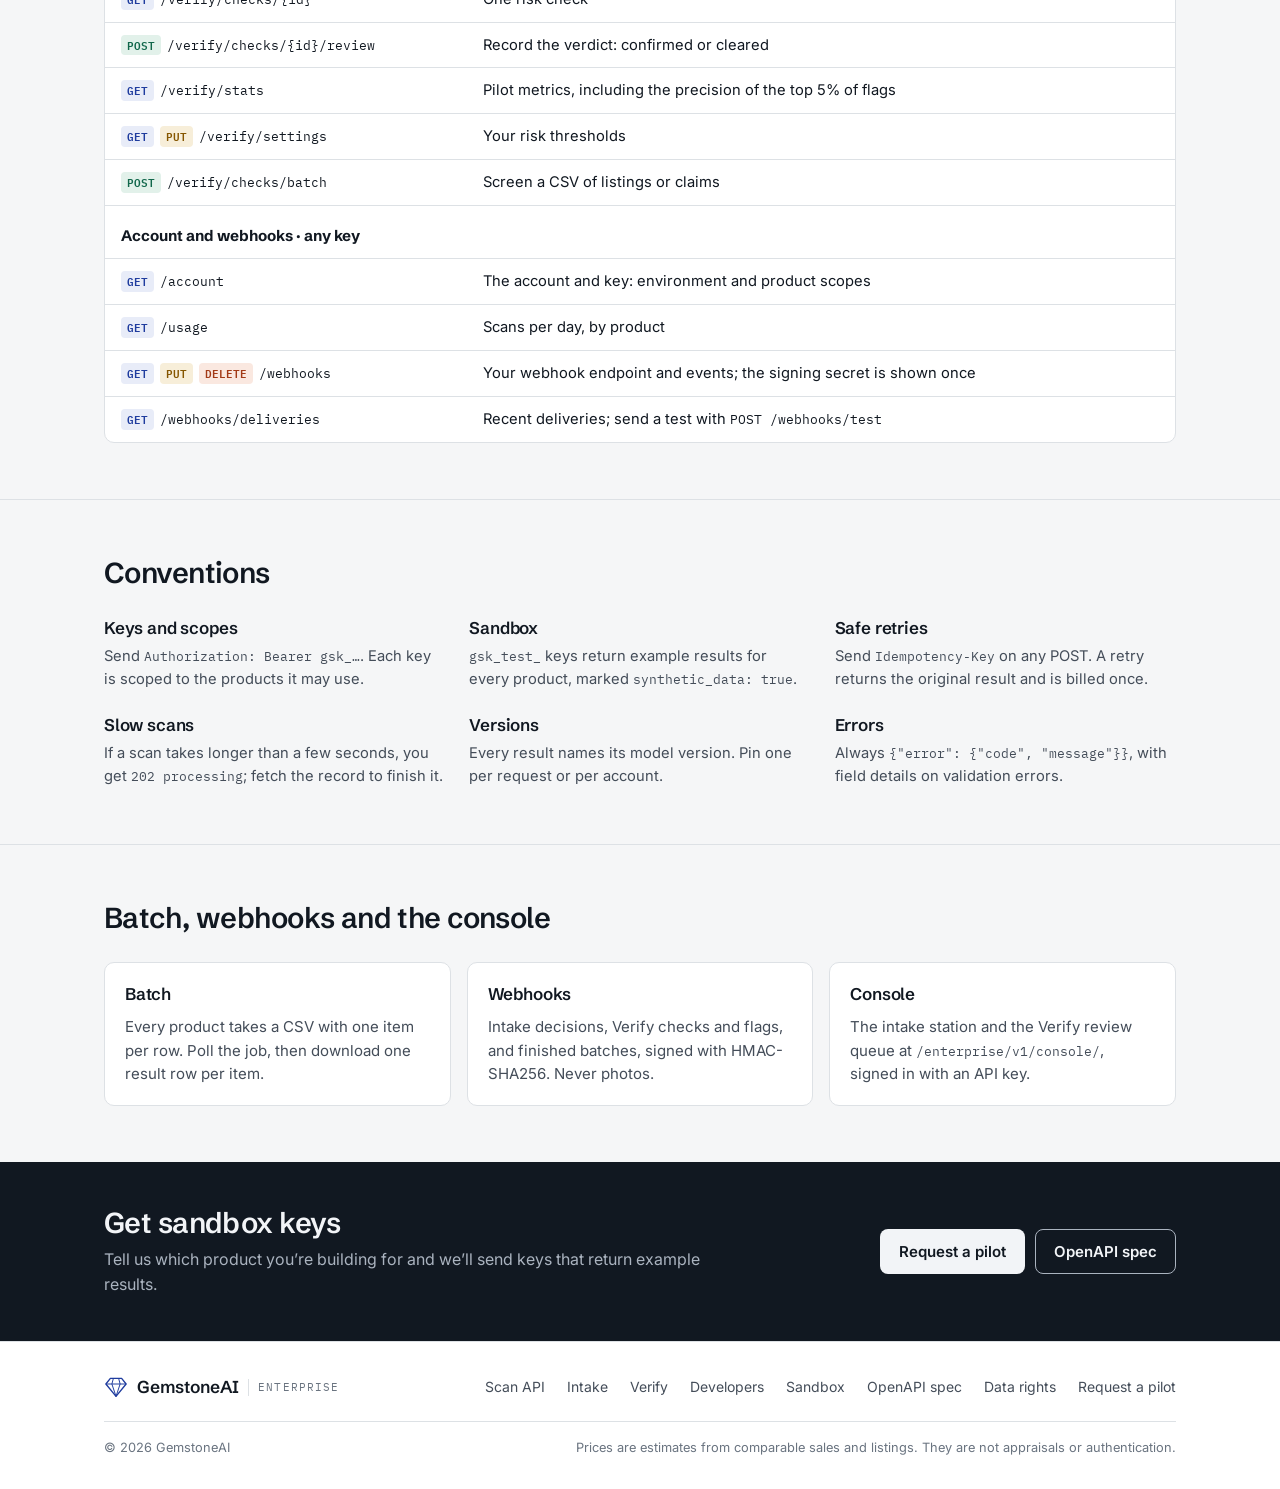
<file: website/enterprise/developers.html>
<!doctype html>
<html lang="en">
<head>
<meta charset="utf-8">
<meta name="viewport" content="width=device-width, initial-scale=1, viewport-fit=cover">
<title>Developers | GemstoneAI Enterprise</title>
<meta name="description" content="The GemstoneAI Enterprise API: endpoints, conventions, batch, webhooks and sandbox keys.">
<link rel="preconnect" href="https://fonts.googleapis.com">
<link rel="preconnect" href="https://fonts.gstatic.com" crossorigin>
<link href="https://fonts.googleapis.com/css2?family=IBM+Plex+Mono:wght@400;500;600&family=Inter:wght@400;500;600;700&family=Schibsted+Grotesk:wght@500;600;700&display=swap" rel="stylesheet">
<link rel="stylesheet" href="assets/styles.css">
</head>
<body>
<a class="skip-link" href="#main">Skip to content</a>
<header class="nav">
  <div class="wrap nav-inner">
    <a class="brand" href="index.html" aria-label="GemstoneAI Enterprise home"><svg class="brand-mark" viewBox="0 0 32 32" fill="none" aria-hidden="true"><path d="M8.5 4.5h15l6 7.5L16 28.5 2.5 12z" stroke="currentColor" stroke-width="1.8" stroke-linejoin="round"/><path d="M2.5 12h27M12.5 4.5 10.5 12 16 28.5 21.5 12l-2-7.5" stroke="currentColor" stroke-width="1.3" stroke-linejoin="round"/></svg><span class="brand-name">GemstoneAI</span><span class="brand-sub">Enterprise</span></a>
    <button class="nav-toggle" type="button" aria-expanded="false" aria-controls="nav-links">Menu</button>
    <ul class="nav-links" id="nav-links">
      <li><a href="scan.html">Scan API</a></li>
      <li><a href="intake.html">Intake</a></li>
      <li><a href="verify.html">Verify</a></li>
      <li><a href="developers.html" aria-current="page">Developers</a></li>
      <li class="cta-item"><a class="btn btn-primary" href="pilot.html">Request a pilot</a></li>
    </ul>
  </div>
</header>
<main id="main">
<section class="hero">
  <div class="wrap hero-grid">
    <div class="hero-copy">
      <div class="hero-tag"><span class="label">Developers &middot; API v1</span></div>
      <h1>One API for all three products.</h1>
      <p class="lede">Versioned at <code>/enterprise/v1</code> and described by an OpenAPI spec. Sandbox keys return example results, so you can build before the pilot starts.</p>
      <div class="actions">
        <a class="btn btn-primary" href="openapi.json">Download the OpenAPI spec</a>
        <a class="btn btn-quiet" href="pilot.html">Get sandbox keys</a>
      </div>
      <p class="hero-note">Base URL <code>https://api.gemstoneaiapp.com/enterprise/v1</code></p>
    </div>
    <div>
      <div class="code-label"><span>POST /scans</span><span>request</span></div>
<pre class="code"><span class="k">curl</span> https://api.gemstoneaiapp.com/enterprise/v1/scans \
  -H <span class="s">"Authorization: Bearer gsk_test_&hellip;"</span> \
  -H <span class="s">"Idempotency-Key: lot-1142"</span> \
  -d <span class="s">'{"photos": [{"url": "https://&hellip;/lot-1142.jpg"}],
       "details": {"item_type": "bracelet",
         "metal": {"type": "gold", "purity": "18k"}},
       "client_reference": "LOT-1142"}'</span></pre>
      <div class="code-label" style="margin-top:16px"><span>Response (abridged)</span><span>201</span></div>
<pre class="code code-wrap">{
  <span class="k">"scan_id"</span>: <span class="s">"scn_01M87F&hellip;"</span>,
  <span class="k">"status"</span>: <span class="s">"completed"</span>,
  <span class="k">"model_version"</span>: <span class="s">"sandbox-2026.11"</span>,
  <span class="k">"identification"</span>: { <span class="k">"summary"</span>: <span class="s">"&hellip;"</span>, <span class="k">"confidence"</span>: <span class="n">0.9</span>, &hellip; },
  <span class="k">"price_context"</span>: { <span class="k">"status"</span>: <span class="s">"provided"</span>,
    <span class="k">"low"</span>: <span class="n">1500</span>, <span class="k">"high"</span>: <span class="n">2900</span>, <span class="k">"basis"</span>: <span class="s">"resale"</span> },
  <span class="k">"comparables"</span>: { <span class="k">"total"</span>: <span class="n">9</span>, <span class="k">"items"</span>: [
    { <span class="k">"price"</span>: <span class="n">2150</span>, <span class="k">"price_type"</span>: <span class="s">"realized"</span>, &hellip; } ] }
}</pre>
    </div>
  </div>
</section>
<section class="section">
  <div class="wrap">
    <div class="section-head">
      <h2>Endpoints</h2>
      <p>Intake and Verify take the same photos as a scan and return their decision with the full scan behind it.</p>
    </div>
    <div class="table-wrap"><table class="table"><tbody>
<tr><th colspan="2" class="group">Scan API &middot; scope <code>scan</code></th></tr>
<tr><td class="nowrap"><span class="method method-post">POST</span><code>/scans</code></td><td>Scan one piece or loose stone: identification, price and comparables</td></tr>
<tr><td class="nowrap"><span class="method method-get">GET</span><code>/scans/{scan_id}</code></td><td>A scan as it was returned, or the result of one still running</td></tr>
<tr><td class="nowrap"><span class="method method-post">POST</span><code>/scans/batch</code></td><td>Scan a CSV of items; status and results CSV under <code>/scans/batch/{job_id}</code></td></tr>
<tr><th colspan="2" class="group">Intake &middot; scope <code>intake</code></th></tr>
<tr><td class="nowrap"><span class="method method-post">POST</span><code>/intake/items</code></td><td>Scan a consigned item and route it, with reasons</td></tr>
<tr><td class="nowrap"><span class="method method-get">GET</span><code>/intake/items</code></td><td>The queue: filter by route, review state, reference or date; CSV export</td></tr>
<tr><td class="nowrap"><span class="method method-get">GET</span><code>/intake/items/{id}</code></td><td>One intake decision</td></tr>
<tr><td class="nowrap"><span class="method method-post">POST</span><code>/intake/items/{id}/review</code></td><td>Record the specialist&rsquo;s final decision</td></tr>
<tr><td class="nowrap"><span class="method method-get">GET</span><code>/intake/stats</code></td><td>Pilot metrics, including the List-route correction rate</td></tr>
<tr><td class="nowrap"><span class="method method-get">GET</span><span class="method method-put">PUT</span><code>/intake/rules</code></td><td>Your routing thresholds</td></tr>
<tr><td class="nowrap"><span class="method method-post">POST</span><code>/intake/items/batch</code></td><td>Route a CSV of items</td></tr>
<tr><th colspan="2" class="group">Verify &middot; scope <code>verify</code></th></tr>
<tr><td class="nowrap"><span class="method method-post">POST</span><code>/verify/checks</code></td><td>Scan an item and risk-check a listing, claim or appraisal</td></tr>
<tr><td class="nowrap"><span class="method method-get">GET</span><code>/verify/checks</code></td><td>The review queue: open flags by risk; filters and CSV export</td></tr>
<tr><td class="nowrap"><span class="method method-get">GET</span><code>/verify/checks/{id}</code></td><td>One risk check</td></tr>
<tr><td class="nowrap"><span class="method method-post">POST</span><code>/verify/checks/{id}/review</code></td><td>Record the verdict: confirmed or cleared</td></tr>
<tr><td class="nowrap"><span class="method method-get">GET</span><code>/verify/stats</code></td><td>Pilot metrics, including the precision of the top 5% of flags</td></tr>
<tr><td class="nowrap"><span class="method method-get">GET</span><span class="method method-put">PUT</span><code>/verify/settings</code></td><td>Your risk thresholds</td></tr>
<tr><td class="nowrap"><span class="method method-post">POST</span><code>/verify/checks/batch</code></td><td>Screen a CSV of listings or claims</td></tr>
<tr><th colspan="2" class="group">Account and webhooks &middot; any key</th></tr>
<tr><td class="nowrap"><span class="method method-get">GET</span><code>/account</code></td><td>The account and key: environment and product scopes</td></tr>
<tr><td class="nowrap"><span class="method method-get">GET</span><code>/usage</code></td><td>Scans per day, by product</td></tr>
<tr><td class="nowrap"><span class="method method-get">GET</span><span class="method method-put">PUT</span><span class="method method-delete">DELETE</span><code>/webhooks</code></td><td>Your webhook endpoint and events; the signing secret is shown once</td></tr>
<tr><td class="nowrap"><span class="method method-get">GET</span><code>/webhooks/deliveries</code></td><td>Recent deliveries; send a test with <code>POST /webhooks/test</code></td></tr>
</tbody></table></div>
  </div>
</section>
<section class="section" id="sandbox">
  <div class="wrap">
    <div class="section-head">
      <h2>Conventions</h2>
    </div>
    <div class="facts three"><div class="fact"><h3>Keys and scopes</h3><p>Send <code>Authorization: Bearer gsk_&hellip;</code>. Each key is scoped to the products it may use.</p></div><div class="fact"><h3>Sandbox</h3><p><code>gsk_test_</code> keys return example results for every product, marked <code>synthetic_data: true</code>.</p></div><div class="fact"><h3>Safe retries</h3><p>Send <code>Idempotency-Key</code> on any POST. A retry returns the original result and is billed once.</p></div><div class="fact"><h3>Slow scans</h3><p>If a scan takes longer than a few seconds, you get <code>202 processing</code>; fetch the record to finish it.</p></div><div class="fact"><h3>Versions</h3><p>Every result names its model version. Pin one per request or per account.</p></div><div class="fact"><h3>Errors</h3><p>Always <code>{&quot;error&quot;: {&quot;code&quot;, &quot;message&quot;}}</code>, with field details on validation errors.</p></div></div>
  </div>
</section>
<section class="section">
  <div class="wrap">
    <div class="section-head">
      <h2>Batch, webhooks and the console</h2>
    </div>
    <div class="grid3"><div class="card"><h3>Batch</h3><p>Every product takes a CSV with one item per row. Poll the job, then download one result row per item.</p></div><div class="card"><h3>Webhooks</h3><p>Intake decisions, Verify checks and flags, and finished batches, signed with HMAC-SHA256. Never photos.</p></div><div class="card"><h3>Console</h3><p>The intake station and the Verify review queue at <code>/enterprise/v1/console/</code>, signed in with an API key.</p></div></div>
  </div>
</section>
<section class="cta">
  <div class="wrap cta-inner">
    <div>
      <h2>Get sandbox keys</h2>
      <p>Tell us which product you&rsquo;re building for and we&rsquo;ll send keys that return example results.</p>
    </div>
    <div class="actions">
      <a class="btn btn-primary" href="pilot.html">Request a pilot</a>
      <a class="btn btn-quiet" href="openapi.json">OpenAPI spec</a>
    </div>
  </div>
</section>
</main>
<footer class="footer">
  <div class="wrap">
    <div class="footer-row">
      <a class="brand" href="index.html" aria-label="GemstoneAI Enterprise home"><svg class="brand-mark" viewBox="0 0 32 32" fill="none" aria-hidden="true"><path d="M8.5 4.5h15l6 7.5L16 28.5 2.5 12z" stroke="currentColor" stroke-width="1.8" stroke-linejoin="round"/><path d="M2.5 12h27M12.5 4.5 10.5 12 16 28.5 21.5 12l-2-7.5" stroke="currentColor" stroke-width="1.3" stroke-linejoin="round"/></svg><span class="brand-name">GemstoneAI</span><span class="brand-sub">Enterprise</span></a>
      <ul class="footer-links">
        <li><a href="scan.html">Scan API</a></li>
        <li><a href="intake.html">Intake</a></li>
        <li><a href="verify.html">Verify</a></li>
        <li><a href="developers.html">Developers</a></li>
        <li><a href="developers.html#sandbox">Sandbox</a></li>
        <li><a href="openapi.json">OpenAPI spec</a></li>
        <li><a href="index.html#data-rights">Data rights</a></li>
        <li><a href="pilot.html">Request a pilot</a></li>
      </ul>
    </div>
    <div class="footer-base">
      <span>&copy; 2026 GemstoneAI</span>
      <span>Prices are estimates from comparable sales and listings. They are not appraisals or authentication.</span>
    </div>
  </div>
</footer>
<script src="assets/site.js"></script>
</body>
</html>
</file>
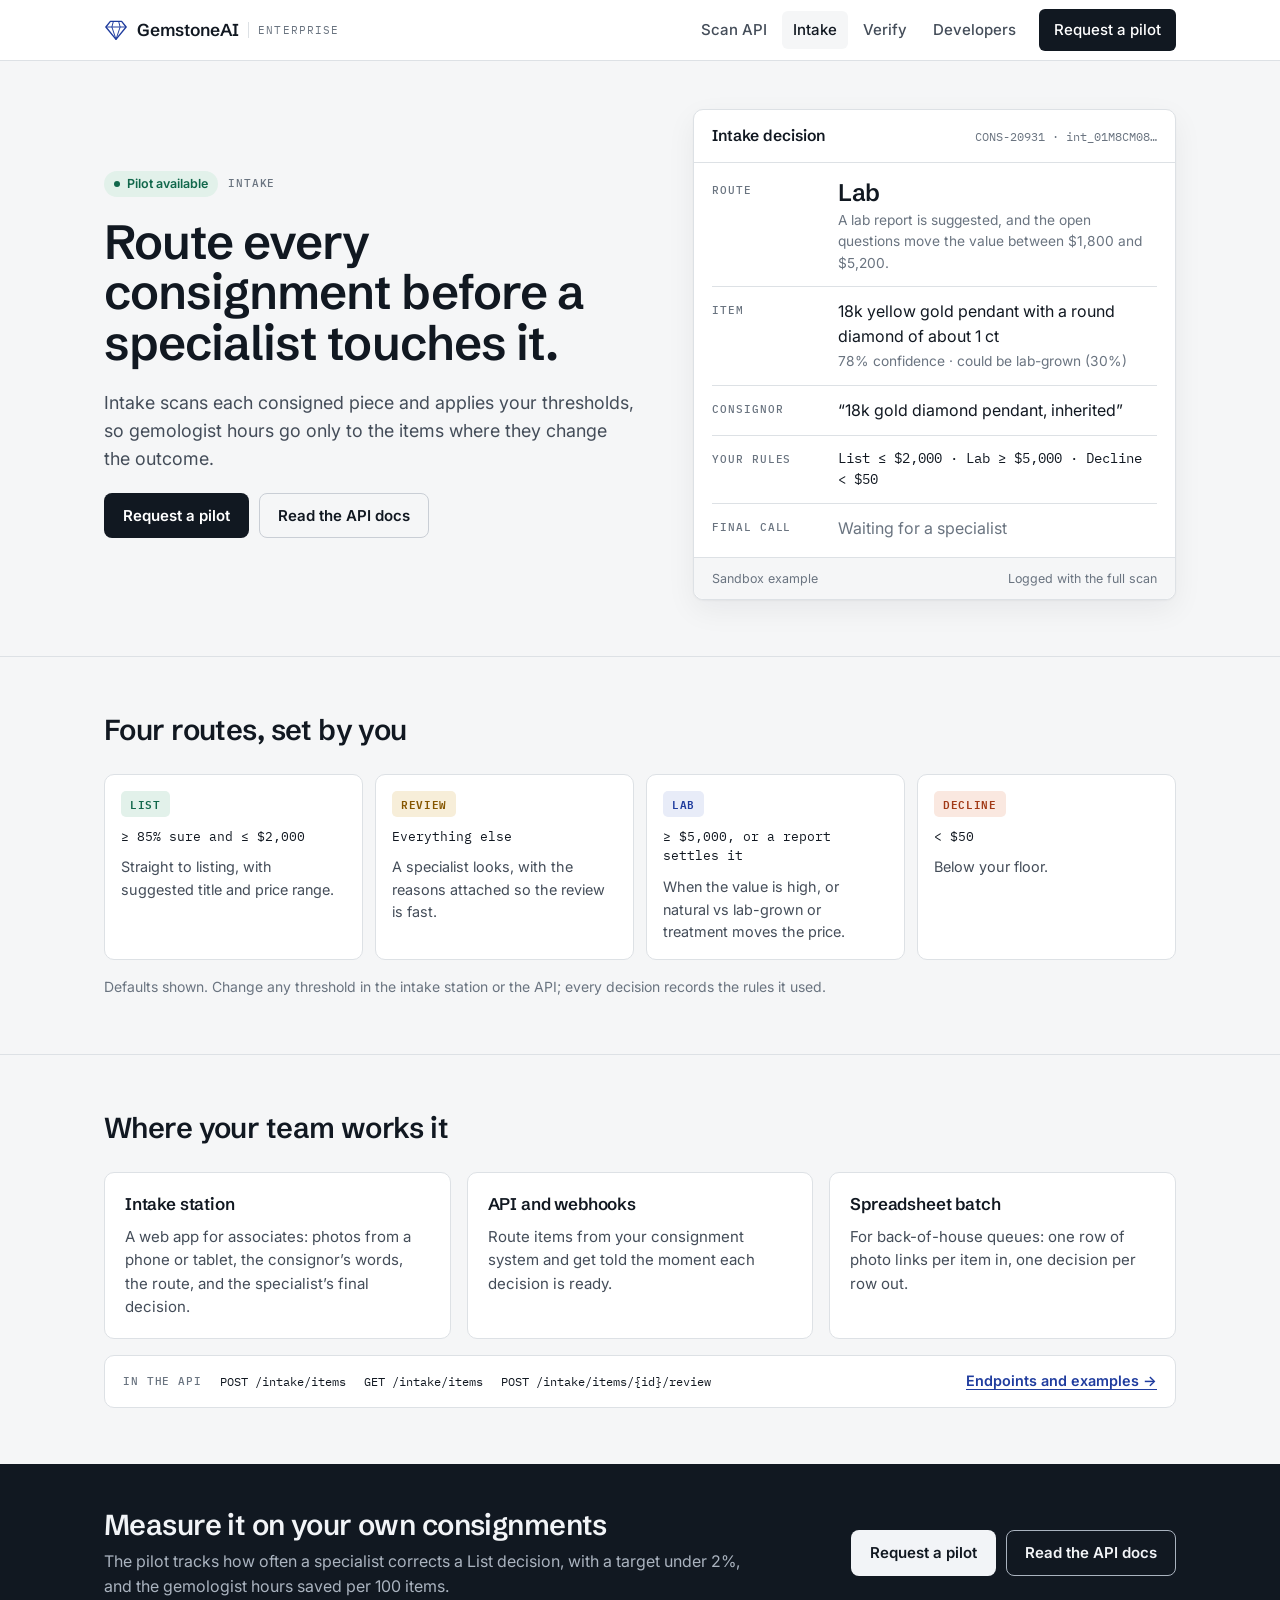
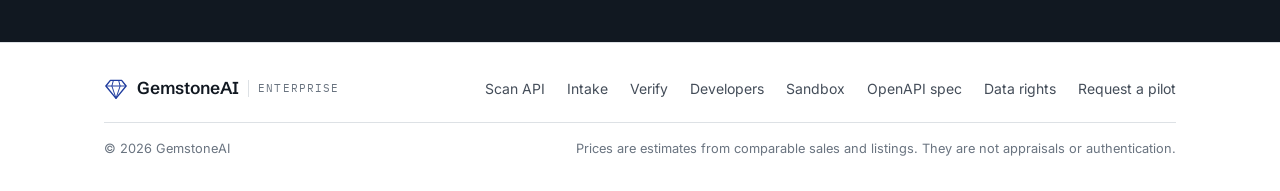
<file: website/enterprise/intake.html>
<!doctype html>
<html lang="en">
<head>
<meta charset="utf-8">
<meta name="viewport" content="width=device-width, initial-scale=1, viewport-fit=cover">
<title>Intake | GemstoneAI Enterprise</title>
<meta name="description" content="Intake routes consigned jewelry to list, review, lab or decline by your thresholds.">
<link rel="preconnect" href="https://fonts.googleapis.com">
<link rel="preconnect" href="https://fonts.gstatic.com" crossorigin>
<link href="https://fonts.googleapis.com/css2?family=IBM+Plex+Mono:wght@400;500;600&family=Inter:wght@400;500;600;700&family=Schibsted+Grotesk:wght@500;600;700&display=swap" rel="stylesheet">
<link rel="stylesheet" href="assets/styles.css">
</head>
<body>
<a class="skip-link" href="#main">Skip to content</a>
<header class="nav">
  <div class="wrap nav-inner">
    <a class="brand" href="index.html" aria-label="GemstoneAI Enterprise home"><svg class="brand-mark" viewBox="0 0 32 32" fill="none" aria-hidden="true"><path d="M8.5 4.5h15l6 7.5L16 28.5 2.5 12z" stroke="currentColor" stroke-width="1.8" stroke-linejoin="round"/><path d="M2.5 12h27M12.5 4.5 10.5 12 16 28.5 21.5 12l-2-7.5" stroke="currentColor" stroke-width="1.3" stroke-linejoin="round"/></svg><span class="brand-name">GemstoneAI</span><span class="brand-sub">Enterprise</span></a>
    <button class="nav-toggle" type="button" aria-expanded="false" aria-controls="nav-links">Menu</button>
    <ul class="nav-links" id="nav-links">
      <li><a href="scan.html">Scan API</a></li>
      <li><a href="intake.html" aria-current="page">Intake</a></li>
      <li><a href="verify.html">Verify</a></li>
      <li><a href="developers.html">Developers</a></li>
      <li class="cta-item"><a class="btn btn-primary" href="pilot.html">Request a pilot</a></li>
    </ul>
  </div>
</header>
<main id="main">
<section class="hero">
  <div class="wrap hero-grid">
    <div class="hero-copy">
      <div class="hero-tag"><span class="pill">Pilot available</span><span class="label">Intake</span></div>
      <h1>Route every consignment before a specialist touches it.</h1>
      <p class="lede">Intake scans each consigned piece and applies your thresholds, so gemologist hours go only to the items where they change the outcome.</p>
      <div class="actions">
        <a class="btn btn-primary" href="pilot.html">Request a pilot</a>
        <a class="btn btn-quiet" href="developers.html">Read the API docs</a>
      </div>
    </div>
    <figure class="report" aria-label="Example Intake decision">
  <div class="report-head"><b>Intake decision</b><span class="mono">CONS-20931 &middot; int_01M8CM08&hellip;</span></div>
  <div class="report-body">
    <div class="rrow"><span class="label">Route</span><div><div class="big">Lab</div><div class="sub">A lab report is suggested, and the open questions move the value between $1,800 and $5,200.</div></div></div>
    <div class="rrow"><span class="label">Item</span><div>18k yellow gold pendant with a round diamond of about 1&nbsp;ct<div class="sub">78% confidence &middot; could be lab-grown (30%)</div></div></div>
    <div class="rrow"><span class="label">Consignor</span><div>&ldquo;18k gold diamond pendant, inherited&rdquo;</div></div>
    <div class="rrow"><span class="label">Your rules</span><div class="mono small">List &le; $2,000 &middot; Lab &ge; $5,000 &middot; Decline &lt; $50</div></div>
    <div class="rrow"><span class="label">Final call</span><div class="muted">Waiting for a specialist</div></div>
  </div>
  <figcaption class="report-foot"><span>Sandbox example</span><span>Logged with the full scan</span></figcaption>
</figure>
  </div>
</section>
<section class="section">
  <div class="wrap">
    <div class="section-head">
      <h2>Four routes, set by you</h2>
    </div>
    <div class="routes">
      <div class="route"><span class="chip c-list">List</span><span class="rule">&ge; 85% sure and &le; $2,000</span><p>Straight to listing, with suggested title and price range.</p></div>
      <div class="route"><span class="chip c-review">Review</span><span class="rule">Everything else</span><p>A specialist looks, with the reasons attached so the review is fast.</p></div>
      <div class="route"><span class="chip c-lab">Lab</span><span class="rule">&ge; $5,000, or a report settles it</span><p>When the value is high, or natural vs lab-grown or treatment moves the price.</p></div>
      <div class="route"><span class="chip c-decline">Decline</span><span class="rule">&lt; $50</span><p>Below your floor.</p></div>
    </div>
    <p class="caption">Defaults shown. Change any threshold in the intake station or the API; every decision records the rules it used.</p>
  </div>
</section>
<section class="section">
  <div class="wrap">
    <div class="section-head">
      <h2>Where your team works it</h2>
    </div>
    <div class="grid3"><div class="card"><h3>Intake station</h3><p>A web app for associates: photos from a phone or tablet, the consignor&rsquo;s words, the route, and the specialist&rsquo;s final decision.</p></div><div class="card"><h3>API and webhooks</h3><p>Route items from your consignment system and get told the moment each decision is ready.</p></div><div class="card"><h3>Spreadsheet batch</h3><p>For back-of-house queues: one row of photo links per item in, one decision per row out.</p></div></div>
    <div class="api-strip"><span class="label">In the API</span><code>POST /intake/items</code><code>GET /intake/items</code><code>POST /intake/items/{id}/review</code><a href="developers.html">Endpoints and examples &rarr;</a></div>
  </div>
</section>
<section class="cta">
  <div class="wrap cta-inner">
    <div>
      <h2>Measure it on your own consignments</h2>
      <p>The pilot tracks how often a specialist corrects a List decision, with a target under 2%, and the gemologist hours saved per 100 items.</p>
    </div>
    <div class="actions">
      <a class="btn btn-primary" href="pilot.html">Request a pilot</a>
      <a class="btn btn-quiet" href="developers.html">Read the API docs</a>
    </div>
  </div>
</section>
</main>
<footer class="footer">
  <div class="wrap">
    <div class="footer-row">
      <a class="brand" href="index.html" aria-label="GemstoneAI Enterprise home"><svg class="brand-mark" viewBox="0 0 32 32" fill="none" aria-hidden="true"><path d="M8.5 4.5h15l6 7.5L16 28.5 2.5 12z" stroke="currentColor" stroke-width="1.8" stroke-linejoin="round"/><path d="M2.5 12h27M12.5 4.5 10.5 12 16 28.5 21.5 12l-2-7.5" stroke="currentColor" stroke-width="1.3" stroke-linejoin="round"/></svg><span class="brand-name">GemstoneAI</span><span class="brand-sub">Enterprise</span></a>
      <ul class="footer-links">
        <li><a href="scan.html">Scan API</a></li>
        <li><a href="intake.html">Intake</a></li>
        <li><a href="verify.html">Verify</a></li>
        <li><a href="developers.html">Developers</a></li>
        <li><a href="developers.html#sandbox">Sandbox</a></li>
        <li><a href="openapi.json">OpenAPI spec</a></li>
        <li><a href="index.html#data-rights">Data rights</a></li>
        <li><a href="pilot.html">Request a pilot</a></li>
      </ul>
    </div>
    <div class="footer-base">
      <span>&copy; 2026 GemstoneAI</span>
      <span>Prices are estimates from comparable sales and listings. They are not appraisals or authentication.</span>
    </div>
  </div>
</footer>
<script src="assets/site.js"></script>
</body>
</html>
</file>
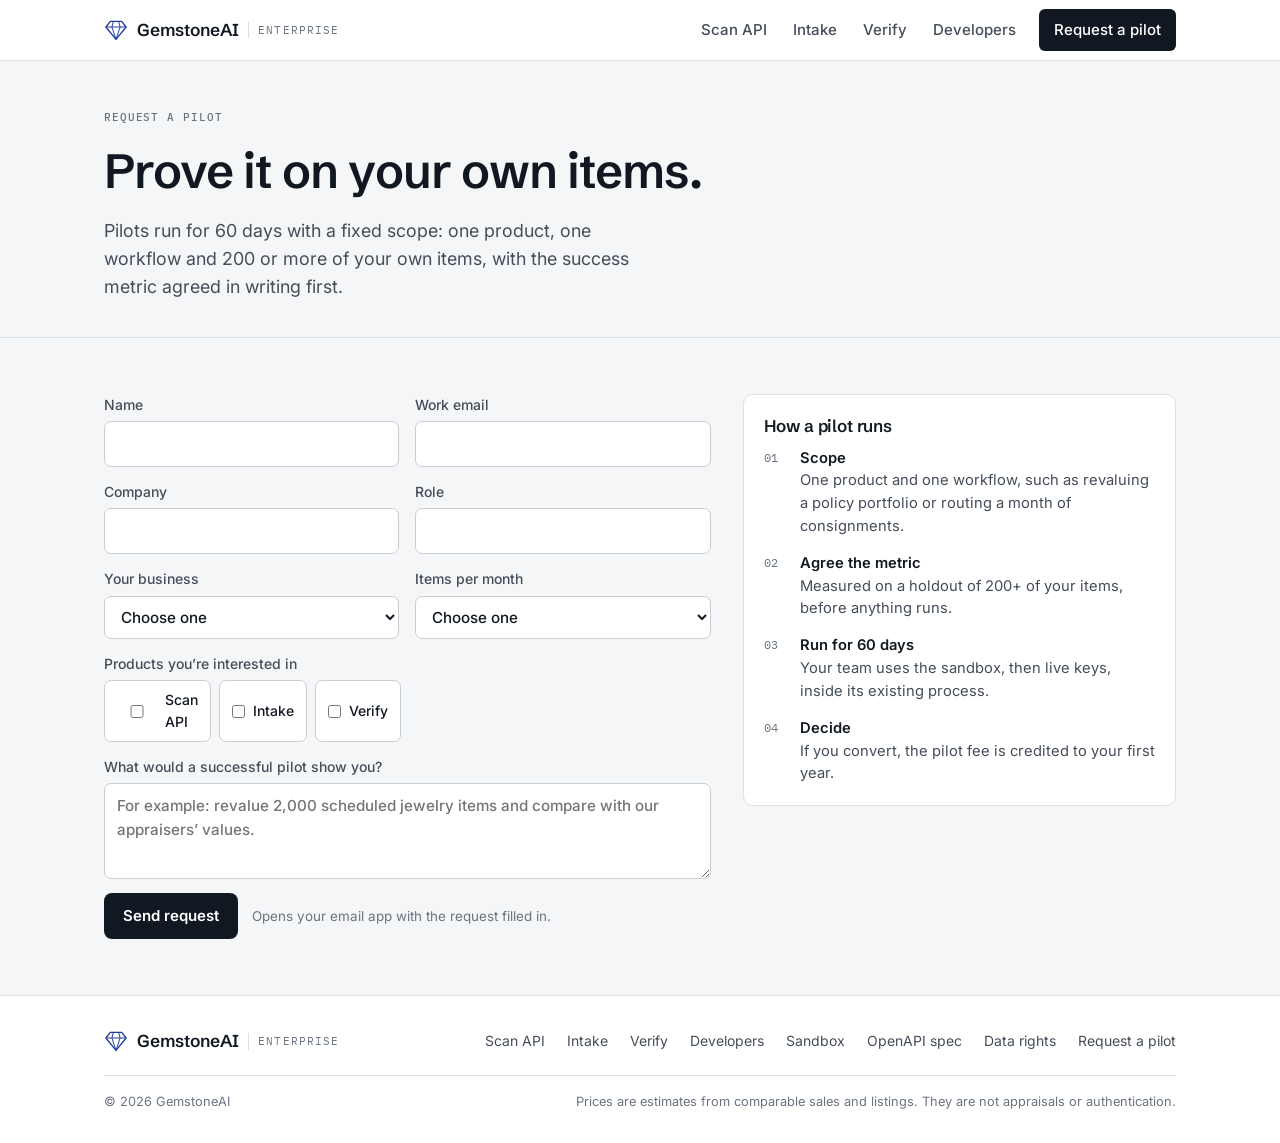
<file: website/enterprise/pilot.html>
<!doctype html>
<html lang="en">
<head>
<meta charset="utf-8">
<meta name="viewport" content="width=device-width, initial-scale=1, viewport-fit=cover">
<title>Request a pilot | GemstoneAI Enterprise</title>
<meta name="description" content="Request a 60-day GemstoneAI Enterprise pilot for the Scan API, Intake or Verify.">
<link rel="preconnect" href="https://fonts.googleapis.com">
<link rel="preconnect" href="https://fonts.gstatic.com" crossorigin>
<link href="https://fonts.googleapis.com/css2?family=IBM+Plex+Mono:wght@400;500;600&family=Inter:wght@400;500;600;700&family=Schibsted+Grotesk:wght@500;600;700&display=swap" rel="stylesheet">
<link rel="stylesheet" href="assets/styles.css">
</head>
<body>
<a class="skip-link" href="#main">Skip to content</a>
<header class="nav">
  <div class="wrap nav-inner">
    <a class="brand" href="index.html" aria-label="GemstoneAI Enterprise home"><svg class="brand-mark" viewBox="0 0 32 32" fill="none" aria-hidden="true"><path d="M8.5 4.5h15l6 7.5L16 28.5 2.5 12z" stroke="currentColor" stroke-width="1.8" stroke-linejoin="round"/><path d="M2.5 12h27M12.5 4.5 10.5 12 16 28.5 21.5 12l-2-7.5" stroke="currentColor" stroke-width="1.3" stroke-linejoin="round"/></svg><span class="brand-name">GemstoneAI</span><span class="brand-sub">Enterprise</span></a>
    <button class="nav-toggle" type="button" aria-expanded="false" aria-controls="nav-links">Menu</button>
    <ul class="nav-links" id="nav-links">
      <li><a href="scan.html">Scan API</a></li>
      <li><a href="intake.html">Intake</a></li>
      <li><a href="verify.html">Verify</a></li>
      <li><a href="developers.html">Developers</a></li>
      <li class="cta-item"><a class="btn btn-primary" href="pilot.html">Request a pilot</a></li>
    </ul>
  </div>
</header>
<main id="main">
<section class="hero hero-simple">
  <div class="wrap">
    <div class="hero-copy">
      <div class="hero-tag"><span class="label">Request a pilot</span></div>
      <h1>Prove it on your own items.</h1>
      <p class="lede">Pilots run for 60 days with a fixed scope: one product, one workflow and 200 or more of your own items, with the success metric agreed in writing first.</p>
    </div>
  </div>
</section>
<section class="section">
  <div class="wrap form-grid">
    <form class="form" id="pilot-form" data-contact="enterprise@gemstoneaiapp.com" novalidate>
      <div class="field"><label for="name">Name</label><input id="name" name="name" autocomplete="name" required></div>
      <div class="field"><label for="email">Work email</label><input id="email" name="email" type="email" autocomplete="email" required></div>
      <div class="field"><label for="company">Company</label><input id="company" name="company" autocomplete="organization" required></div>
      <div class="field"><label for="role">Role</label><input id="role" name="role" autocomplete="organization-title"></div>
      <div class="field"><label for="segment">Your business</label>
        <select id="segment" name="segment" required>
          <option value="">Choose one</option>
          <option>Insurer or appraisal platform</option>
          <option>Luxury resale or consignment</option>
          <option>Marketplace</option>
          <option>Other</option>
        </select>
      </div>
      <div class="field"><label for="volume">Items per month</label>
        <select id="volume" name="volume">
          <option value="">Choose one</option>
          <option>Under 100</option>
          <option>100 to 1,000</option>
          <option>1,000 to 10,000</option>
          <option>Over 10,000</option>
        </select>
      </div>
      <fieldset class="field field-full">
        <legend>Products you&rsquo;re interested in</legend>
        <div class="checks-row">
          <label class="check"><input type="checkbox" name="products" value="Scan API"> Scan API</label>
          <label class="check"><input type="checkbox" name="products" value="Intake"> Intake</label>
          <label class="check"><input type="checkbox" name="products" value="Verify"> Verify</label>
        </div>
      </fieldset>
      <div class="field field-full"><label for="message">What would a successful pilot show you?</label><textarea id="message" name="message" placeholder="For example: revalue 2,000 scheduled jewelry items and compare with our appraisers&rsquo; values."></textarea></div>
      <div class="form-foot">
        <button class="btn btn-primary" type="submit">Send request</button>
        <span class="form-note">Opens your email app with the request filled in.</span>
      </div>
      <p class="form-status" id="form-status" role="status">Thanks. Your email app should have opened with your request. Send it and we&rsquo;ll reply within two business days.</p>
    </form>
    <aside class="card">
      <h3>How a pilot runs</h3>
      <ol class="side-steps">
        <li><span><b>Scope</b>One product and one workflow, such as revaluing a policy portfolio or routing a month of consignments.</span></li>
        <li><span><b>Agree the metric</b>Measured on a holdout of 200+ of your items, before anything runs.</span></li>
        <li><span><b>Run for 60 days</b>Your team uses the sandbox, then live keys, inside its existing process.</span></li>
        <li><span><b>Decide</b>If you convert, the pilot fee is credited to your first year.</span></li>
      </ol>
    </aside>
  </div>
</section>
</main>
<footer class="footer">
  <div class="wrap">
    <div class="footer-row">
      <a class="brand" href="index.html" aria-label="GemstoneAI Enterprise home"><svg class="brand-mark" viewBox="0 0 32 32" fill="none" aria-hidden="true"><path d="M8.5 4.5h15l6 7.5L16 28.5 2.5 12z" stroke="currentColor" stroke-width="1.8" stroke-linejoin="round"/><path d="M2.5 12h27M12.5 4.5 10.5 12 16 28.5 21.5 12l-2-7.5" stroke="currentColor" stroke-width="1.3" stroke-linejoin="round"/></svg><span class="brand-name">GemstoneAI</span><span class="brand-sub">Enterprise</span></a>
      <ul class="footer-links">
        <li><a href="scan.html">Scan API</a></li>
        <li><a href="intake.html">Intake</a></li>
        <li><a href="verify.html">Verify</a></li>
        <li><a href="developers.html">Developers</a></li>
        <li><a href="developers.html#sandbox">Sandbox</a></li>
        <li><a href="openapi.json">OpenAPI spec</a></li>
        <li><a href="index.html#data-rights">Data rights</a></li>
        <li><a href="pilot.html">Request a pilot</a></li>
      </ul>
    </div>
    <div class="footer-base">
      <span>&copy; 2026 GemstoneAI</span>
      <span>Prices are estimates from comparable sales and listings. They are not appraisals or authentication.</span>
    </div>
  </div>
</footer>
<script src="assets/site.js"></script>
</body>
</html>
</file>
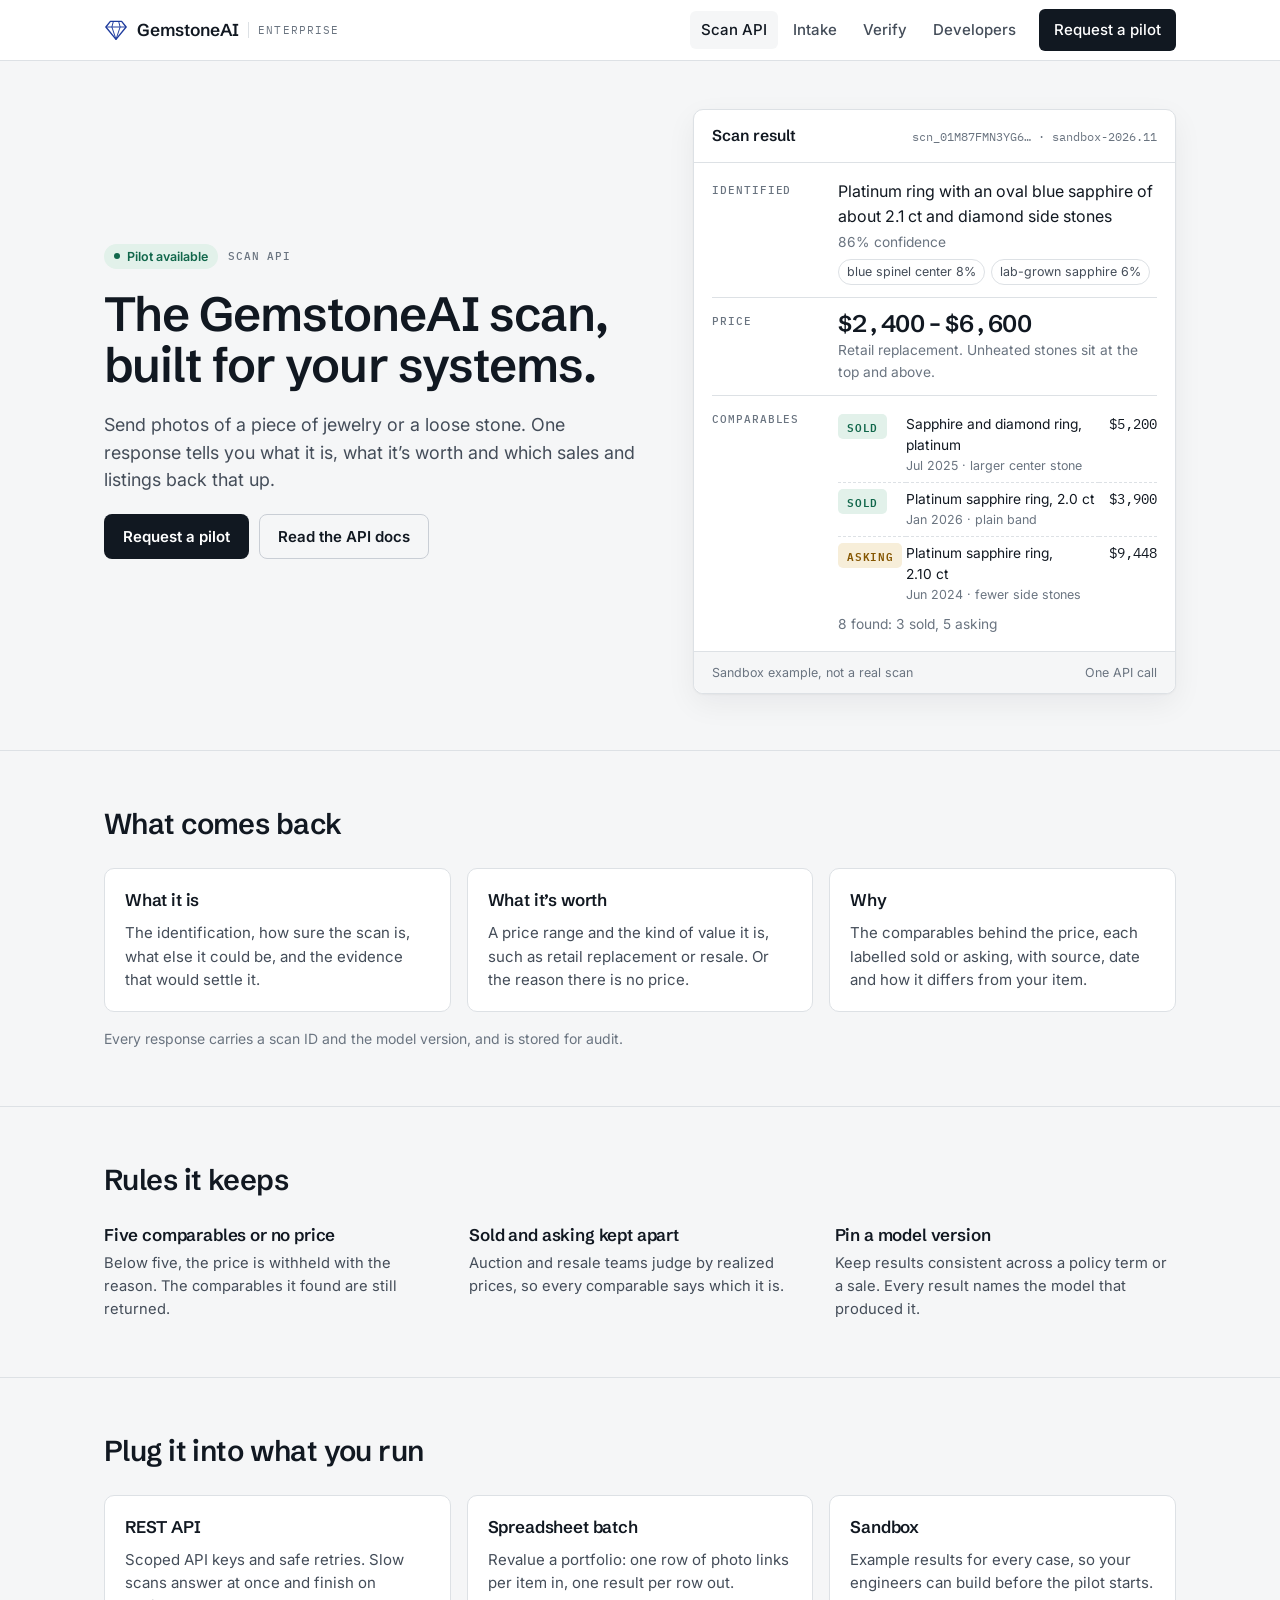
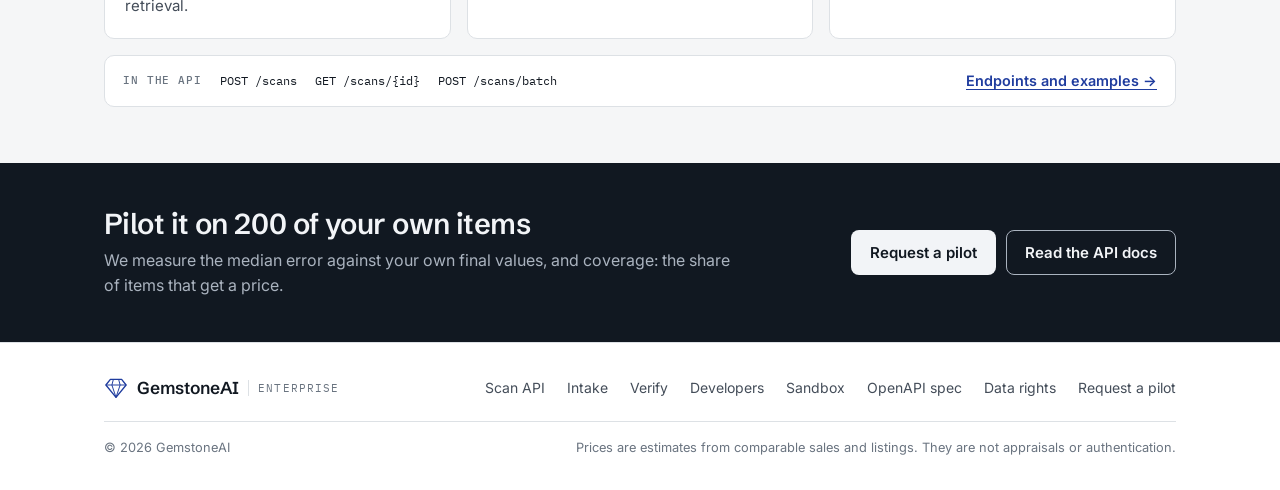
<file: website/enterprise/scan.html>
<!doctype html>
<html lang="en">
<head>
<meta charset="utf-8">
<meta name="viewport" content="width=device-width, initial-scale=1, viewport-fit=cover">
<title>Scan API | GemstoneAI Enterprise</title>
<meta name="description" content="The Scan API returns what a piece of jewelry is, what it is worth and the comparables behind it, in one call.">
<link rel="preconnect" href="https://fonts.googleapis.com">
<link rel="preconnect" href="https://fonts.gstatic.com" crossorigin>
<link href="https://fonts.googleapis.com/css2?family=IBM+Plex+Mono:wght@400;500;600&family=Inter:wght@400;500;600;700&family=Schibsted+Grotesk:wght@500;600;700&display=swap" rel="stylesheet">
<link rel="stylesheet" href="assets/styles.css">
</head>
<body>
<a class="skip-link" href="#main">Skip to content</a>
<header class="nav">
  <div class="wrap nav-inner">
    <a class="brand" href="index.html" aria-label="GemstoneAI Enterprise home"><svg class="brand-mark" viewBox="0 0 32 32" fill="none" aria-hidden="true"><path d="M8.5 4.5h15l6 7.5L16 28.5 2.5 12z" stroke="currentColor" stroke-width="1.8" stroke-linejoin="round"/><path d="M2.5 12h27M12.5 4.5 10.5 12 16 28.5 21.5 12l-2-7.5" stroke="currentColor" stroke-width="1.3" stroke-linejoin="round"/></svg><span class="brand-name">GemstoneAI</span><span class="brand-sub">Enterprise</span></a>
    <button class="nav-toggle" type="button" aria-expanded="false" aria-controls="nav-links">Menu</button>
    <ul class="nav-links" id="nav-links">
      <li><a href="scan.html" aria-current="page">Scan API</a></li>
      <li><a href="intake.html">Intake</a></li>
      <li><a href="verify.html">Verify</a></li>
      <li><a href="developers.html">Developers</a></li>
      <li class="cta-item"><a class="btn btn-primary" href="pilot.html">Request a pilot</a></li>
    </ul>
  </div>
</header>
<main id="main">
<section class="hero">
  <div class="wrap hero-grid">
    <div class="hero-copy">
      <div class="hero-tag"><span class="pill">Pilot available</span><span class="label">Scan API</span></div>
      <h1>The GemstoneAI scan, built for your systems.</h1>
      <p class="lede">Send photos of a piece of jewelry or a loose stone. One response tells you what it is, what it&rsquo;s worth and which sales and listings back that up.</p>
      <div class="actions">
        <a class="btn btn-primary" href="pilot.html">Request a pilot</a>
        <a class="btn btn-quiet" href="developers.html">Read the API docs</a>
      </div>
    </div>
    <figure class="report" aria-label="Example Scan API result">
  <div class="report-head"><b>Scan result</b><span class="mono">scn_01M87FMN3YG6&hellip; &middot; sandbox-2026.11</span></div>
  <div class="report-body">
    <div class="rrow"><span class="label">Identified</span><div>Platinum ring with an oval blue sapphire of about 2.1&nbsp;ct and diamond side stones<div class="sub">86% confidence</div><div class="chips"><span class="alt">blue spinel center 8%</span><span class="alt">lab-grown sapphire 6%</span></div></div></div>
    <div class="rrow"><span class="label">Price</span><div><div class="big">$2,400 &ndash; $6,600</div><div class="sub">Retail replacement. Unheated stones sit at the top and above.</div></div></div>
    <div class="rrow"><span class="label">Comparables</span><div>
      <table class="comps"><tbody>
        <tr><td><span class="chip c-sold">Sold</span></td><td>Sapphire and diamond ring, platinum<span class="sim">Jul 2025 &middot; larger center stone</span></td><td>$5,200</td></tr>
        <tr><td><span class="chip c-sold">Sold</span></td><td>Platinum sapphire ring, 2.0&nbsp;ct<span class="sim">Jan 2026 &middot; plain band</span></td><td>$3,900</td></tr>
        <tr><td><span class="chip c-asking">Asking</span></td><td>Platinum sapphire ring, 2.10&nbsp;ct<span class="sim">Jun 2024 &middot; fewer side stones</span></td><td>$9,448</td></tr>
      </tbody></table>
      <div class="sub">8 found: 3 sold, 5 asking</div>
    </div></div>
  </div>
  <figcaption class="report-foot"><span>Sandbox example, not a real scan</span><span>One API call</span></figcaption>
</figure>
  </div>
</section>
<section class="section">
  <div class="wrap">
    <div class="section-head">
      <h2>What comes back</h2>
    </div>
    <div class="grid3"><div class="card"><h3>What it is</h3><p>The identification, how sure the scan is, what else it could be, and the evidence that would settle it.</p></div><div class="card"><h3>What it&rsquo;s worth</h3><p>A price range and the kind of value it is, such as retail replacement or resale. Or the reason there is no price.</p></div><div class="card"><h3>Why</h3><p>The comparables behind the price, each labelled sold or asking, with source, date and how it differs from your item.</p></div></div>
    <p class="caption">Every response carries a scan ID and the model version, and is stored for audit.</p>
  </div>
</section>
<section class="section">
  <div class="wrap">
    <div class="section-head">
      <h2>Rules it keeps</h2>
    </div>
    <div class="facts three"><div class="fact"><h3>Five comparables or no price</h3><p>Below five, the price is withheld with the reason. The comparables it found are still returned.</p></div><div class="fact"><h3>Sold and asking kept apart</h3><p>Auction and resale teams judge by realized prices, so every comparable says which it is.</p></div><div class="fact"><h3>Pin a model version</h3><p>Keep results consistent across a policy term or a sale. Every result names the model that produced it.</p></div></div>
  </div>
</section>
<section class="section">
  <div class="wrap">
    <div class="section-head">
      <h2>Plug it into what you run</h2>
    </div>
    <div class="grid3"><div class="card"><h3>REST API</h3><p>Scoped API keys and safe retries. Slow scans answer at once and finish on retrieval.</p></div><div class="card"><h3>Spreadsheet batch</h3><p>Revalue a portfolio: one row of photo links per item in, one result per row out.</p></div><div class="card"><h3>Sandbox</h3><p>Example results for every case, so your engineers can build before the pilot starts.</p></div></div>
    <div class="api-strip"><span class="label">In the API</span><code>POST /scans</code><code>GET /scans/{id}</code><code>POST /scans/batch</code><a href="developers.html">Endpoints and examples &rarr;</a></div>
  </div>
</section>
<section class="cta">
  <div class="wrap cta-inner">
    <div>
      <h2>Pilot it on 200 of your own items</h2>
      <p>We measure the median error against your own final values, and coverage: the share of items that get a price.</p>
    </div>
    <div class="actions">
      <a class="btn btn-primary" href="pilot.html">Request a pilot</a>
      <a class="btn btn-quiet" href="developers.html">Read the API docs</a>
    </div>
  </div>
</section>
</main>
<footer class="footer">
  <div class="wrap">
    <div class="footer-row">
      <a class="brand" href="index.html" aria-label="GemstoneAI Enterprise home"><svg class="brand-mark" viewBox="0 0 32 32" fill="none" aria-hidden="true"><path d="M8.5 4.5h15l6 7.5L16 28.5 2.5 12z" stroke="currentColor" stroke-width="1.8" stroke-linejoin="round"/><path d="M2.5 12h27M12.5 4.5 10.5 12 16 28.5 21.5 12l-2-7.5" stroke="currentColor" stroke-width="1.3" stroke-linejoin="round"/></svg><span class="brand-name">GemstoneAI</span><span class="brand-sub">Enterprise</span></a>
      <ul class="footer-links">
        <li><a href="scan.html">Scan API</a></li>
        <li><a href="intake.html">Intake</a></li>
        <li><a href="verify.html">Verify</a></li>
        <li><a href="developers.html">Developers</a></li>
        <li><a href="developers.html#sandbox">Sandbox</a></li>
        <li><a href="openapi.json">OpenAPI spec</a></li>
        <li><a href="index.html#data-rights">Data rights</a></li>
        <li><a href="pilot.html">Request a pilot</a></li>
      </ul>
    </div>
    <div class="footer-base">
      <span>&copy; 2026 GemstoneAI</span>
      <span>Prices are estimates from comparable sales and listings. They are not appraisals or authentication.</span>
    </div>
  </div>
</footer>
<script src="assets/site.js"></script>
</body>
</html>
</file>
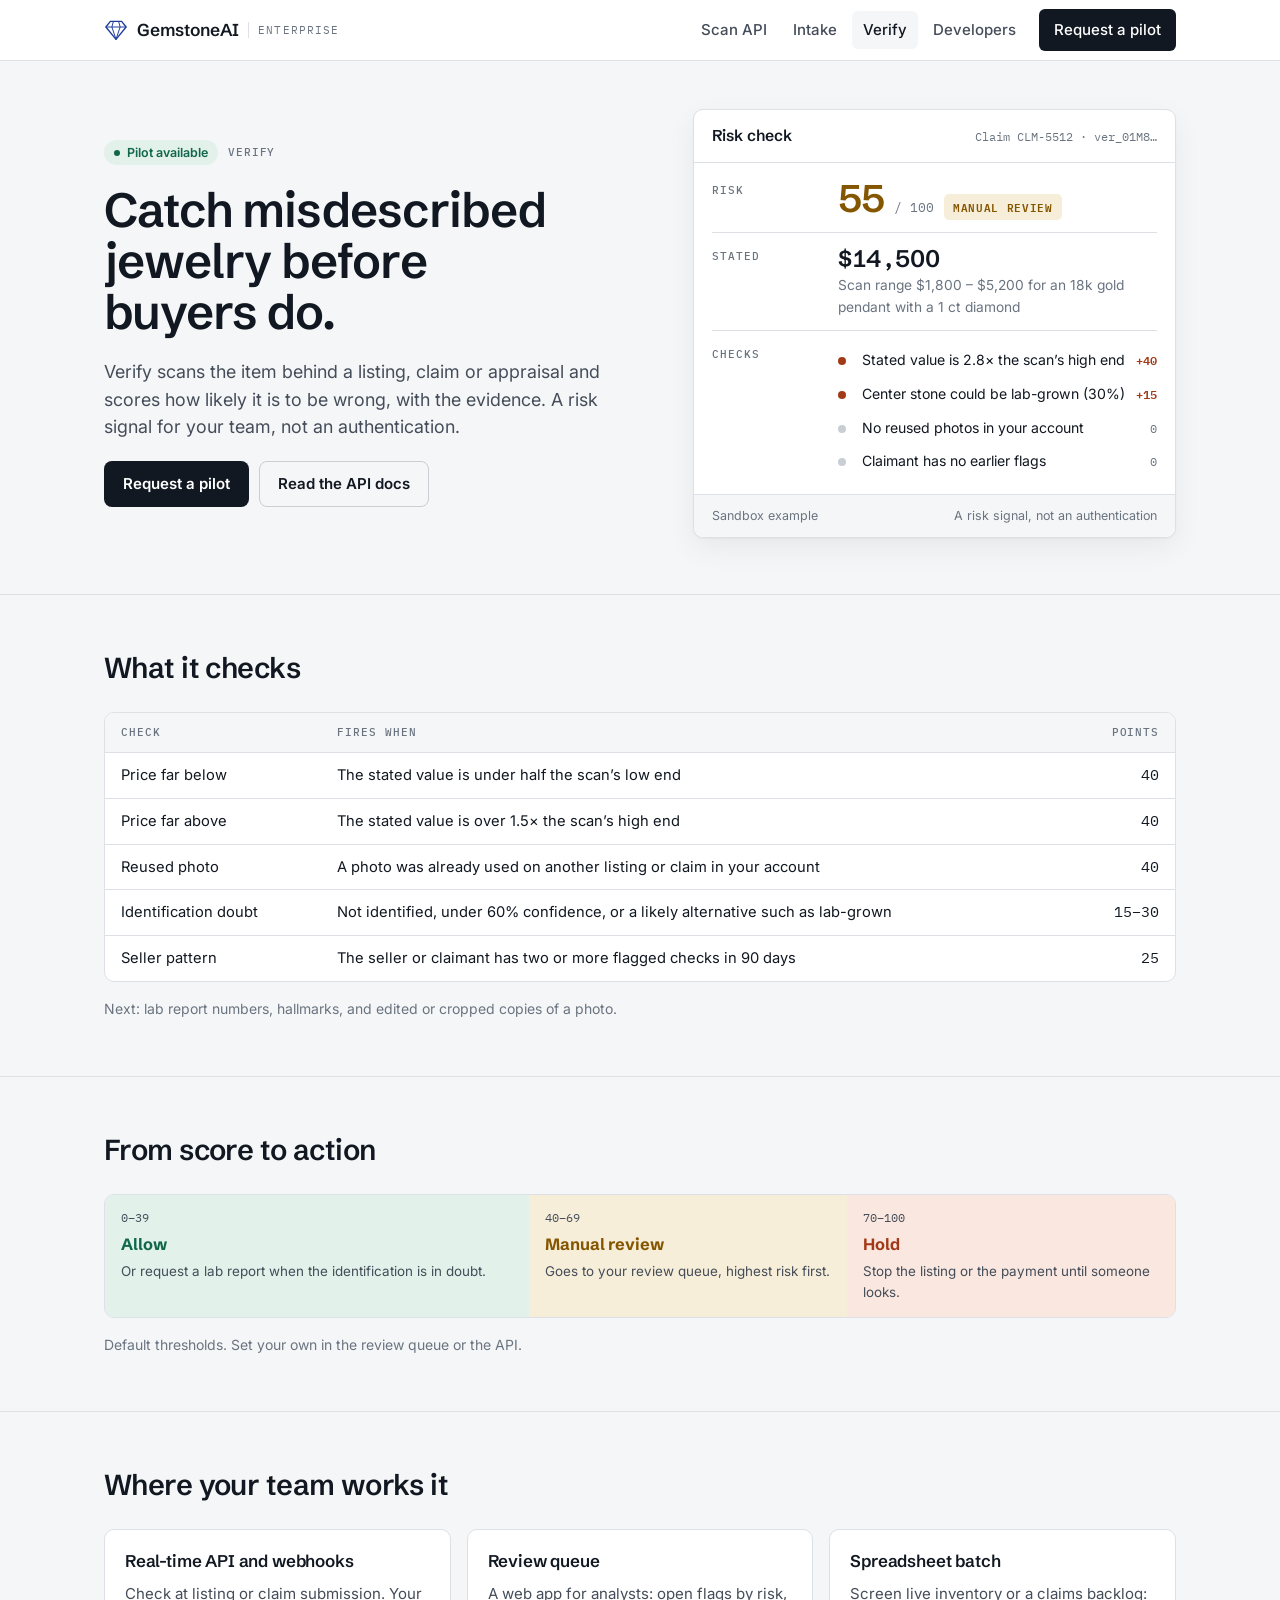
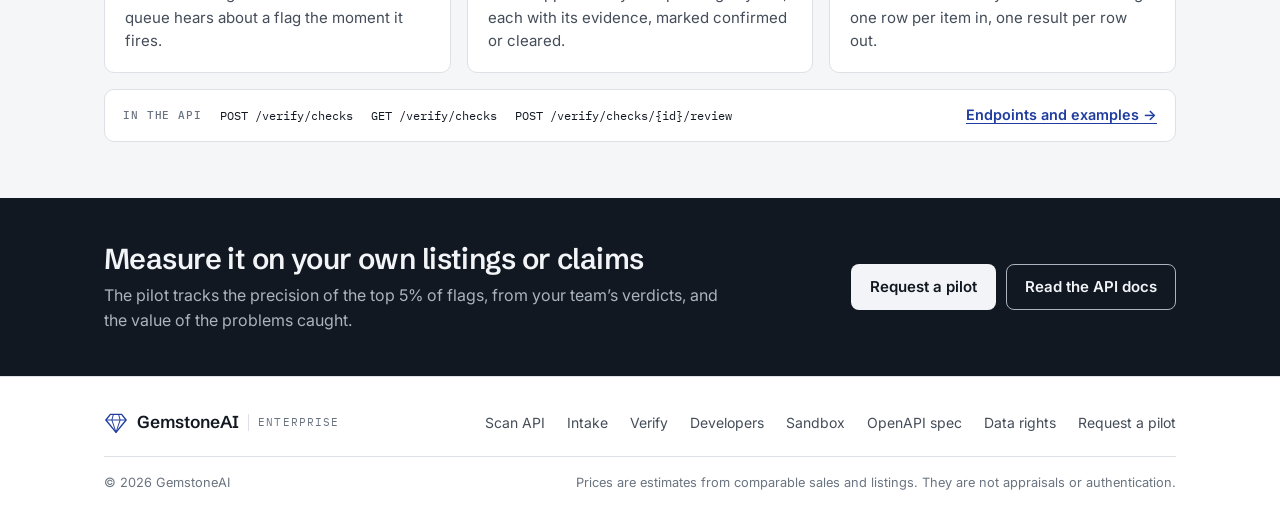
<file: website/enterprise/verify.html>
<!doctype html>
<html lang="en">
<head>
<meta charset="utf-8">
<meta name="viewport" content="width=device-width, initial-scale=1, viewport-fit=cover">
<title>Verify | GemstoneAI Enterprise</title>
<meta name="description" content="Verify risk-scores jewelry listings, claims and appraisals whose price, identification or photos don't add up.">
<link rel="preconnect" href="https://fonts.googleapis.com">
<link rel="preconnect" href="https://fonts.gstatic.com" crossorigin>
<link href="https://fonts.googleapis.com/css2?family=IBM+Plex+Mono:wght@400;500;600&family=Inter:wght@400;500;600;700&family=Schibsted+Grotesk:wght@500;600;700&display=swap" rel="stylesheet">
<link rel="stylesheet" href="assets/styles.css">
</head>
<body>
<a class="skip-link" href="#main">Skip to content</a>
<header class="nav">
  <div class="wrap nav-inner">
    <a class="brand" href="index.html" aria-label="GemstoneAI Enterprise home"><svg class="brand-mark" viewBox="0 0 32 32" fill="none" aria-hidden="true"><path d="M8.5 4.5h15l6 7.5L16 28.5 2.5 12z" stroke="currentColor" stroke-width="1.8" stroke-linejoin="round"/><path d="M2.5 12h27M12.5 4.5 10.5 12 16 28.5 21.5 12l-2-7.5" stroke="currentColor" stroke-width="1.3" stroke-linejoin="round"/></svg><span class="brand-name">GemstoneAI</span><span class="brand-sub">Enterprise</span></a>
    <button class="nav-toggle" type="button" aria-expanded="false" aria-controls="nav-links">Menu</button>
    <ul class="nav-links" id="nav-links">
      <li><a href="scan.html">Scan API</a></li>
      <li><a href="intake.html">Intake</a></li>
      <li><a href="verify.html" aria-current="page">Verify</a></li>
      <li><a href="developers.html">Developers</a></li>
      <li class="cta-item"><a class="btn btn-primary" href="pilot.html">Request a pilot</a></li>
    </ul>
  </div>
</header>
<main id="main">
<section class="hero">
  <div class="wrap hero-grid">
    <div class="hero-copy">
      <div class="hero-tag"><span class="pill">Pilot available</span><span class="label">Verify</span></div>
      <h1>Catch misdescribed jewelry before buyers do.</h1>
      <p class="lede">Verify scans the item behind a listing, claim or appraisal and scores how likely it is to be wrong, with the evidence. A risk signal for your team, not an authentication.</p>
      <div class="actions">
        <a class="btn btn-primary" href="pilot.html">Request a pilot</a>
        <a class="btn btn-quiet" href="developers.html">Read the API docs</a>
      </div>
    </div>
    <figure class="report" aria-label="Example Verify risk check">
  <div class="report-head"><b>Risk check</b><span class="mono">Claim CLM-5512 &middot; ver_01M8&hellip;</span></div>
  <div class="report-body">
    <div class="rrow"><span class="label">Risk</span><div class="score"><span class="num">55</span><span class="of">/ 100</span><span class="chip c-review">Manual review</span></div></div>
    <div class="rrow"><span class="label">Stated</span><div><div class="big">$14,500</div><div class="sub">Scan range $1,800 &ndash; $5,200 for an 18k gold pendant with a 1&nbsp;ct diamond</div></div></div>
    <div class="rrow"><span class="label">Checks</span><div>
      <ul class="checks">
        <li class="fired"><span class="dot"></span><span>Stated value is 2.8&times; the scan&rsquo;s high end</span><span class="w">+40</span></li>
        <li class="fired"><span class="dot"></span><span>Center stone could be lab-grown (30%)</span><span class="w">+15</span></li>
        <li><span class="dot"></span><span>No reused photos in your account</span><span class="w">0</span></li>
        <li><span class="dot"></span><span>Claimant has no earlier flags</span><span class="w">0</span></li>
      </ul>
    </div></div>
  </div>
  <figcaption class="report-foot"><span>Sandbox example</span><span>A risk signal, not an authentication</span></figcaption>
</figure>
  </div>
</section>
<section class="section">
  <div class="wrap">
    <div class="section-head">
      <h2>What it checks</h2>
    </div>
    <div class="table-wrap"><table class="table">
      <thead><tr><th>Check</th><th>Fires when</th><th class="num">Points</th></tr></thead>
      <tbody>
        <tr><td>Price far below</td><td>The stated value is under half the scan&rsquo;s low end</td><td class="num">40</td></tr>
        <tr><td>Price far above</td><td>The stated value is over 1.5&times; the scan&rsquo;s high end</td><td class="num">40</td></tr>
        <tr><td>Reused photo</td><td>A photo was already used on another listing or claim in your account</td><td class="num">40</td></tr>
        <tr><td>Identification doubt</td><td>Not identified, under 60% confidence, or a likely alternative such as lab-grown</td><td class="num">15&ndash;30</td></tr>
        <tr><td>Seller pattern</td><td>The seller or claimant has two or more flagged checks in 90 days</td><td class="num">25</td></tr>
      </tbody>
    </table></div>
    <p class="caption">Next: lab report numbers, hallmarks, and edited or cropped copies of a photo.</p>
  </div>
</section>
<section class="section">
  <div class="wrap">
    <div class="section-head">
      <h2>From score to action</h2>
    </div>
    <div class="scale">
      <div class="s-allow"><span class="range">0&ndash;39</span><b>Allow</b><p>Or request a lab report when the identification is in doubt.</p></div>
      <div class="s-review"><span class="range">40&ndash;69</span><b>Manual review</b><p>Goes to your review queue, highest risk first.</p></div>
      <div class="s-hold"><span class="range">70&ndash;100</span><b>Hold</b><p>Stop the listing or the payment until someone looks.</p></div>
    </div>
    <p class="caption">Default thresholds. Set your own in the review queue or the API.</p>
  </div>
</section>
<section class="section">
  <div class="wrap">
    <div class="section-head">
      <h2>Where your team works it</h2>
    </div>
    <div class="grid3"><div class="card"><h3>Real-time API and webhooks</h3><p>Check at listing or claim submission. Your queue hears about a flag the moment it fires.</p></div><div class="card"><h3>Review queue</h3><p>A web app for analysts: open flags by risk, each with its evidence, marked confirmed or cleared.</p></div><div class="card"><h3>Spreadsheet batch</h3><p>Screen live inventory or a claims backlog: one row per item in, one result per row out.</p></div></div>
    <div class="api-strip"><span class="label">In the API</span><code>POST /verify/checks</code><code>GET /verify/checks</code><code>POST /verify/checks/{id}/review</code><a href="developers.html">Endpoints and examples &rarr;</a></div>
  </div>
</section>
<section class="cta">
  <div class="wrap cta-inner">
    <div>
      <h2>Measure it on your own listings or claims</h2>
      <p>The pilot tracks the precision of the top 5% of flags, from your team&rsquo;s verdicts, and the value of the problems caught.</p>
    </div>
    <div class="actions">
      <a class="btn btn-primary" href="pilot.html">Request a pilot</a>
      <a class="btn btn-quiet" href="developers.html">Read the API docs</a>
    </div>
  </div>
</section>
</main>
<footer class="footer">
  <div class="wrap">
    <div class="footer-row">
      <a class="brand" href="index.html" aria-label="GemstoneAI Enterprise home"><svg class="brand-mark" viewBox="0 0 32 32" fill="none" aria-hidden="true"><path d="M8.5 4.5h15l6 7.5L16 28.5 2.5 12z" stroke="currentColor" stroke-width="1.8" stroke-linejoin="round"/><path d="M2.5 12h27M12.5 4.5 10.5 12 16 28.5 21.5 12l-2-7.5" stroke="currentColor" stroke-width="1.3" stroke-linejoin="round"/></svg><span class="brand-name">GemstoneAI</span><span class="brand-sub">Enterprise</span></a>
      <ul class="footer-links">
        <li><a href="scan.html">Scan API</a></li>
        <li><a href="intake.html">Intake</a></li>
        <li><a href="verify.html">Verify</a></li>
        <li><a href="developers.html">Developers</a></li>
        <li><a href="developers.html#sandbox">Sandbox</a></li>
        <li><a href="openapi.json">OpenAPI spec</a></li>
        <li><a href="index.html#data-rights">Data rights</a></li>
        <li><a href="pilot.html">Request a pilot</a></li>
      </ul>
    </div>
    <div class="footer-base">
      <span>&copy; 2026 GemstoneAI</span>
      <span>Prices are estimates from comparable sales and listings. They are not appraisals or authentication.</span>
    </div>
  </div>
</footer>
<script src="assets/site.js"></script>
</body>
</html>
</file>
<file: enterprise/console/app.css>
/* GemstoneAI Console: the same typefaces and colors as the enterprise website */

:root {
  --ink: #0f1a2b;
  --ink-2: #3a4658;
  --ink-3: #6b7686;
  --paper: #f8f6f1;
  --card: #ffffff;
  --line: #e3ddd1;
  --accent: #1c3f94;
  --accent-soft: #e8edf8;
  --good: #0e6a4e;
  --good-bg: #e2f1ea;
  --amber: #8a5600;
  --amber-bg: #f7ecd7;
  --bad: #9a3412;
  --bad-bg: #fbe7dc;
  --radius: 10px;
  --serif: "Schibsted Grotesk", "Inter", system-ui, sans-serif;
  --sans: "Inter", system-ui, -apple-system, "Segoe UI", sans-serif;
  --mono: "IBM Plex Mono", ui-monospace, Menlo, monospace;
}

*, *::before, *::after { box-sizing: border-box; }
body { margin: 0; background: var(--paper); color: var(--ink); font-family: var(--sans); font-size: 15px; line-height: 1.5; -webkit-font-smoothing: antialiased; }
h1, h2, h3 { font-family: var(--serif); font-weight: 500; margin: 0; letter-spacing: -0.01em; }
h1 { font-size: 2rem; }
h2 { font-size: 1.3rem; }
h3 { font-size: 1.05rem; }
code { font-family: var(--mono); font-size: 0.85em; }
a { color: var(--accent); }
[hidden] { display: none !important; }
.muted { color: var(--ink-3); }
.mt8 { margin-top: 8px; }
.mb16 { margin-bottom: 16px; }
.small { font-size: 0.84rem; }
.error { color: var(--bad); font-size: 0.88rem; min-height: 1em; margin: 0; }
.note { color: var(--good); font-size: 0.88rem; }

/* Bar and tabs */
.bar { background: var(--card); border-bottom: 1px solid var(--line); position: sticky; top: 0; z-index: 5; }
.bar-inner { max-width: 1320px; margin: 0 auto; padding: 0 20px; height: 60px; display: flex; align-items: center; gap: 24px; }
.brand { display: flex; align-items: center; gap: 8px; color: var(--accent); }
.brand svg { width: 24px; height: 24px; }
.brand-name { font-family: var(--serif); font-size: 1.2rem; color: var(--ink); }
.brand-sub { font-size: 0.72rem; letter-spacing: 0.14em; text-transform: uppercase; color: var(--ink-3); border-left: 1px solid var(--line); padding-left: 8px; }
.tabs { display: flex; gap: 4px; flex: 1; }
.tabs button { background: none; border: 0; padding: 8px 12px; border-radius: 6px; font: inherit; font-weight: 500; color: var(--ink-2); cursor: pointer; }
.tabs button[aria-selected="true"] { background: var(--accent-soft); color: var(--accent); }
.who { display: flex; align-items: center; gap: 10px; font-size: 0.88rem; color: var(--ink-2); margin-left: auto; }

/* Building blocks */
main { max-width: 1320px; margin: 0 auto; padding: 24px 20px 64px; }
.card { background: var(--card); border: 1px solid var(--line); border-radius: var(--radius); padding: 20px; margin-bottom: 20px; }
.card-head { display: flex; align-items: center; justify-content: space-between; gap: 12px; margin-bottom: 14px; flex-wrap: wrap; }
.btn { font: inherit; font-weight: 600; border-radius: 8px; padding: 9px 16px; border: 1px solid transparent; cursor: pointer; }
.btn-primary { background: var(--ink); color: #fff; }
.btn-primary:disabled { opacity: 0.55; cursor: progress; }
.btn-quiet { background: transparent; border-color: var(--line); color: var(--ink-2); }
.field { display: flex; flex-direction: column; gap: 5px; margin-bottom: 14px; font-size: 0.84rem; color: var(--ink-2); font-weight: 500; }
.field input, .field select, .field textarea, .links textarea, .card-head select { font: inherit; font-size: 0.95rem; padding: 9px 11px; border: 1px solid var(--line); border-radius: 7px; background: #fff; color: var(--ink); width: 100%; }
.card-head select { width: auto; padding: 6px 9px; }
.field input:focus, .field select:focus, .field textarea:focus { outline: 2px solid var(--accent-soft); border-color: var(--accent); }
.row2, .row3 { display: grid; gap: 12px; }
.row2 { grid-template-columns: 1fr 1fr; }
.row3 { grid-template-columns: 1.3fr 1fr 1fr; }
.form-foot { display: flex; align-items: center; gap: 12px; flex-wrap: wrap; }
.links { margin: -4px 0 14px; font-size: 0.84rem; color: var(--ink-3); }
.links textarea { margin-top: 6px; }
.thumbs { display: flex; gap: 8px; flex-wrap: wrap; margin: -6px 0 12px; }
.thumbs img { width: 64px; height: 64px; object-fit: cover; border-radius: 6px; border: 1px solid var(--line); }
.pill { display: inline-flex; align-items: center; gap: 6px; font-size: 0.74rem; font-weight: 600; padding: 3px 9px; border-radius: 999px; border: 1px solid var(--line); background: #fff; }
.pill-sandbox { background: var(--amber-bg); color: var(--amber); border-color: #ecd3a6; }

/* Sign in */
.signin { display: flex; justify-content: center; padding-top: 8vh; }
.signin-card { width: 100%; max-width: 440px; padding: 32px; }
.signin-card h1 { margin-bottom: 8px; }
.signin-card form { margin: 20px 0 12px; }

/* Layout */
.cols { display: grid; grid-template-columns: minmax(0, 1fr) 360px; gap: 20px; align-items: start; }
.cols-even { grid-template-columns: repeat(auto-fit, minmax(320px, 1fr)); }
.stats { display: grid; grid-template-columns: repeat(auto-fit, minmax(140px, 1fr)); gap: 12px; margin-bottom: 20px; }
.stat { background: var(--card); border: 1px solid var(--line); border-radius: var(--radius); padding: 12px 14px; }
.stat b { display: block; font-family: var(--serif); font-size: 1.6rem; font-weight: 500; line-height: 1.2; }
.stat span { font-size: 0.78rem; color: var(--ink-3); }
.stat.key { border-color: #b9c7e8; background: #f7f9fd; }

/* Decisions, actions, scores */
.badge { display: inline-block; font-weight: 700; font-size: 0.72rem; letter-spacing: 0.06em; text-transform: uppercase; padding: 3px 8px; border-radius: 5px; }
.d-list, .a-allow { background: var(--good-bg); color: var(--good); }
.d-review, .a-manual_review, .a-request_lab_report { background: var(--amber-bg); color: var(--amber); }
.d-lab { background: var(--accent-soft); color: var(--accent); }
.d-decline, .a-hold { background: var(--bad-bg); color: var(--bad); }
.d-processing { background: #eee; color: var(--ink-3); }
.score { display: inline-flex; align-items: center; justify-content: center; min-width: 38px; height: 28px; border-radius: 6px; font-family: var(--mono); font-weight: 600; font-size: 0.88rem; }
.s-low { background: var(--good-bg); color: var(--good); }
.s-mid { background: var(--amber-bg); color: var(--amber); }
.s-high { background: var(--bad-bg); color: var(--bad); }

/* Result detail */
.result-head { display: flex; align-items: flex-start; justify-content: space-between; gap: 16px; margin-bottom: 16px; }
.decision-big { font-family: var(--serif); font-size: 2rem; line-height: 1.1; }
.decision-big small { display: block; font-family: var(--sans); font-size: 0.8rem; color: var(--ink-3); margin-top: 4px; }
.reasons { margin: 0 0 16px; padding: 0; list-style: none; }
.reasons li { padding: 10px 12px; border-radius: 8px; background: var(--paper); margin-bottom: 6px; font-size: 0.92rem; }
.reasons code { color: var(--ink-3); margin-right: 6px; }
.grid2 { display: grid; grid-template-columns: 1fr 1fr; gap: 16px; margin-bottom: 16px; }
.box { border: 1px solid var(--line); border-radius: 8px; padding: 12px 14px; }
.label { font-size: 0.72rem; letter-spacing: 0.08em; text-transform: uppercase; color: var(--ink-3); font-weight: 600; margin-bottom: 4px; }
.price { font-family: var(--serif); font-size: 1.5rem; }
.chips { display: flex; flex-wrap: wrap; gap: 6px; margin-top: 6px; }
.chip { font-size: 0.78rem; padding: 2px 8px; border-radius: 999px; background: var(--paper); border: 1px solid var(--line); color: var(--ink-2); }
.chip.fired { background: var(--bad-bg); border-color: #f2c9b4; color: var(--bad); }
.comps { width: 100%; border-collapse: collapse; font-size: 0.88rem; margin-top: 4px; }
.comps td { padding: 7px 6px; border-top: 1px solid var(--line); vertical-align: top; }
.comps td:last-child { text-align: right; font-family: var(--mono); white-space: nowrap; }
.tag { font-size: 0.68rem; font-weight: 700; text-transform: uppercase; padding: 2px 6px; border-radius: 4px; }
.tag-realized { background: var(--good-bg); color: var(--good); }
.tag-asking { background: var(--amber-bg); color: var(--amber); }
.final { border-top: 1px solid var(--line); margin-top: 16px; padding-top: 16px; }
.final-buttons { display: flex; gap: 8px; flex-wrap: wrap; margin: 8px 0 10px; }
.final-buttons button { font: inherit; font-weight: 600; padding: 8px 14px; border-radius: 7px; border: 1px solid var(--line); background: #fff; cursor: pointer; }
.final-buttons button.chosen { outline: 2px solid var(--accent); }
.recorded { font-size: 0.88rem; padding: 8px 12px; border-radius: 7px; background: var(--paper); }
.checks-list { list-style: none; margin: 0 0 16px; padding: 0; }
.checks-list li { display: grid; grid-template-columns: 26px 1fr auto; gap: 8px; padding: 9px 0; border-top: 1px solid var(--line); font-size: 0.9rem; }
.checks-list .dot { width: 10px; height: 10px; border-radius: 50%; margin-top: 6px; background: #d5d9df; }
.checks-list .fired .dot { background: var(--bad); }
.checks-list .notrun { color: var(--ink-3); }
.checks-list .w { font-family: var(--mono); color: var(--ink-3); font-size: 0.82rem; }
.evidence { font-size: 0.8rem; color: var(--ink-3); margin-top: 3px; }
.meta { font-family: var(--mono); font-size: 0.75rem; color: var(--ink-3); }
.disclaimer { font-size: 0.8rem; color: var(--ink-3); margin-top: 12px; }

/* Queues */
.queue { list-style: none; margin: 0 0 12px; padding: 0; max-height: 640px; overflow-y: auto; }
.queue li { border-top: 1px solid var(--line); }
.queue button { display: grid; grid-template-columns: auto 1fr; gap: 4px 10px; width: 100%; text-align: left; background: none; border: 0; padding: 10px 4px; font: inherit; cursor: pointer; color: var(--ink); }
.queue button:hover, .queue button.on { background: var(--paper); }
.queue .q-title { font-size: 0.88rem; overflow: hidden; text-overflow: ellipsis; white-space: nowrap; }
.queue .q-sub { grid-column: 2; font-size: 0.76rem; color: var(--ink-3); }
.empty { color: var(--ink-3); font-size: 0.9rem; padding: 12px 4px; }
.seg { display: inline-flex; border: 1px solid var(--line); border-radius: 8px; overflow: hidden; }
.seg button { font: inherit; font-size: 0.84rem; padding: 6px 12px; border: 0; background: #fff; cursor: pointer; color: var(--ink-2); }
.seg button.on { background: var(--ink); color: #fff; }
.table-wrap { overflow-x: auto; }
.qtable { width: 100%; border-collapse: collapse; font-size: 0.9rem; }
.qtable th { text-align: left; font-size: 0.72rem; letter-spacing: 0.08em; text-transform: uppercase; color: var(--ink-3); font-weight: 600; padding: 6px 8px; }
.qtable td { padding: 10px 8px; border-top: 1px solid var(--line); vertical-align: middle; }
.qtable tr { cursor: pointer; }
.qtable tr:hover td, .qtable tr.on td { background: var(--paper); }

/* Settings */
.fields { display: grid; grid-template-columns: 1fr 1fr; gap: 0 12px; }
.checks { display: flex; flex-direction: column; gap: 6px; margin-bottom: 14px; font-size: 0.9rem; }
.secret { background: var(--amber-bg); color: var(--amber); border-radius: 8px; padding: 10px 12px; font-size: 0.86rem; margin-bottom: 14px; word-break: break-all; }
.subhead { margin: 20px 0 8px; font-size: 1rem; }
.deliveries { list-style: none; margin: 0; padding: 0; font-size: 0.84rem; }
.deliveries li { display: flex; justify-content: space-between; gap: 8px; padding: 7px 0; border-top: 1px solid var(--line); }

@media (max-width: 980px) {
  .cols { grid-template-columns: minmax(0, 1fr); }
  .bar-inner { height: auto; flex-wrap: wrap; padding-top: 10px; padding-bottom: 10px; gap: 10px; }
  .tabs { order: 3; flex-basis: 100%; overflow-x: auto; }
}
@media (max-width: 640px) {
  main { padding: 16px 16px 48px; }
  .row2, .row3, .grid2, .fields { grid-template-columns: minmax(0, 1fr); }
  .brand-sub, #who-name { display: none; }
  .stats { grid-template-columns: repeat(3, minmax(0, 1fr)); gap: 8px; }
  .stat { padding: 9px 10px; }
  .stat b { font-size: 1.25rem; }
  .stat span { font-size: 0.72rem; line-height: 1.3; display: block; }
  .result-head { flex-direction: column; gap: 8px; }
  .meta { word-break: break-all; }
  .card { padding: 16px; }
  .qtable th:nth-child(3), .qtable td:nth-child(3) { display: none; }
}
</file>
<file: website/enterprise/assets/styles.css>
/* GemstoneAI Enterprise: site styles
   Layout: one 1120px column on a 64px section rhythm. Every page opens with its claim beside the
   product's real output, styled like a grading report: labelled rows, report ids, mono figures. */

:root {
  --bg: #f5f6f7;
  --surface: #ffffff;
  --ink: #111821;
  --ink-2: #444d59;
  --ink-3: #6a7480;
  --line: #dde1e5;
  --line-2: #c9ced5;
  --accent: #1f3c9e;
  --accent-soft: #e8ecf8;
  --good: #11674b;
  --good-bg: #e2f1ea;
  --warn: #855600;
  --warn-bg: #f7eed9;
  --bad: #a23a17;
  --bad-bg: #fae8e0;
  --code-bg: #0f1621;
  --code-ink: #d5dde8;
  --band: #111821;
  --band-ink: #f2f4f7;
  --band-ink-2: #aab3bf;
  --shadow: 0 1px 2px rgba(17, 24, 33, 0.04), 0 10px 30px rgba(17, 24, 33, 0.06);

  --display: "Schibsted Grotesk", "Inter", system-ui, -apple-system, "Segoe UI", sans-serif;
  --body: "Inter", system-ui, -apple-system, "Segoe UI", sans-serif;
  --mono: "IBM Plex Mono", ui-monospace, "SFMono-Regular", Menlo, monospace;

  --radius: 10px;
  --wrap: 1120px;
  --gutter: 24px;
  --section: 56px;
  color-scheme: light;
}

@media (prefers-color-scheme: dark) {
  :root:not([data-theme="light"]) {
    --bg: #0d1218;
    --surface: #151b23;
    --ink: #e9edf2;
    --ink-2: #b6bec9;
    --ink-3: #8c96a3;
    --line: #262f3a;
    --line-2: #34404d;
    --accent: #97acf3;
    --accent-soft: #1b2540;
    --good: #6ccaa2;
    --good-bg: #12271e;
    --warn: #e2b55c;
    --warn-bg: #2a2213;
    --bad: #f19172;
    --bad-bg: #2d1913;
    --code-bg: #0a0f15;
    --code-ink: #d5dde8;
    --band: #1a222c;
    --band-ink: #e9edf2;
    --band-ink-2: #9aa4b1;
    --shadow: 0 1px 2px rgba(0, 0, 0, 0.3), 0 10px 30px rgba(0, 0, 0, 0.25);
    color-scheme: dark;
  }
}

:root[data-theme="dark"] {
  --bg: #0d1218;
  --surface: #151b23;
  --ink: #e9edf2;
  --ink-2: #b6bec9;
  --ink-3: #8c96a3;
  --line: #262f3a;
  --line-2: #34404d;
  --accent: #97acf3;
  --accent-soft: #1b2540;
  --good: #6ccaa2;
  --good-bg: #12271e;
  --warn: #e2b55c;
  --warn-bg: #2a2213;
  --bad: #f19172;
  --bad-bg: #2d1913;
  --code-bg: #0a0f15;
  --code-ink: #d5dde8;
  --band: #1a222c;
  --band-ink: #e9edf2;
  --band-ink-2: #9aa4b1;
  --shadow: 0 1px 2px rgba(0, 0, 0, 0.3), 0 10px 30px rgba(0, 0, 0, 0.25);
  color-scheme: dark;
}

/* ── Base ──────────────────────────────────────────────────────────── */

*, *::before, *::after { box-sizing: border-box; }
[hidden] { display: none !important; }
html { -webkit-text-size-adjust: 100%; }
body { margin: 0; background: var(--bg); color: var(--ink); font-family: var(--body); font-size: 16px; line-height: 1.55; -webkit-font-smoothing: antialiased; }
img { max-width: 100%; }
a { color: var(--accent); text-underline-offset: 3px; }
a:focus-visible, button:focus-visible, input:focus-visible, select:focus-visible, textarea:focus-visible { outline: 2px solid var(--accent); outline-offset: 2px; }
h1, h2, h3 { font-family: var(--display); color: var(--ink); margin: 0; letter-spacing: -0.02em; text-wrap: balance; }
h1 { font-size: clamp(2.1rem, 2.6vw + 1rem, 3rem); line-height: 1.06; font-weight: 600; }
h2 { font-size: clamp(1.45rem, 1vw + 1rem, 1.8rem); line-height: 1.15; font-weight: 600; }
h3 { font-size: 1.06rem; line-height: 1.3; font-weight: 600; letter-spacing: -0.01em; }
p { margin: 0; }
code { font-family: var(--mono); font-size: 0.86em; }
.mono { font-family: var(--mono); font-variant-numeric: tabular-nums; }
.muted { color: var(--ink-3); }
.small { font-size: 0.875rem; }
.label { font-family: var(--mono); font-size: 0.7rem; letter-spacing: 0.08em; text-transform: uppercase; color: var(--ink-3); font-weight: 500; }

.wrap { max-width: var(--wrap); margin: 0 auto; padding-left: max(var(--gutter), env(safe-area-inset-left, 0px)); padding-right: max(var(--gutter), env(safe-area-inset-right, 0px)); }
.skip-link { position: absolute; left: -999px; top: 8px; background: var(--surface); color: var(--ink); padding: 8px 12px; border-radius: 6px; z-index: 30; }
.skip-link:focus { left: 12px; }

/* ── Header ────────────────────────────────────────────────────────── */

body::before { content: ""; position: fixed; inset: 0 0 auto; height: env(safe-area-inset-top, 0px); z-index: 10; background: var(--surface); }
.nav { position: sticky; top: env(safe-area-inset-top, 0px); z-index: 20; background: var(--surface); border-bottom: 1px solid var(--line); }
.nav-inner { position: relative; display: flex; align-items: center; gap: 28px; height: 60px; }
.brand { display: inline-flex; align-items: center; gap: 9px; color: var(--ink); text-decoration: none; }
.brand-mark { width: 24px; height: 24px; color: var(--accent); flex: none; }
.brand-name { font-family: var(--display); font-weight: 600; font-size: 1.08rem; letter-spacing: -0.01em; }
.brand-sub { font-family: var(--mono); font-size: 0.68rem; letter-spacing: 0.1em; text-transform: uppercase; color: var(--ink-3); padding-left: 9px; border-left: 1px solid var(--line); }
.nav-links { display: flex; align-items: center; gap: 4px; list-style: none; margin: 0 0 0 auto; padding: 0; }
.nav-links a { display: block; padding: 7px 11px; border-radius: 6px; color: var(--ink-2); text-decoration: none; font-size: 0.94rem; font-weight: 500; }
.nav-links a:hover { color: var(--ink); background: var(--bg); }
.nav-links a[aria-current="page"] { color: var(--ink); background: var(--bg); }
.nav-links li.cta-item { margin-left: 8px; }
.nav-toggle { display: none; margin-left: auto; font: inherit; font-weight: 600; font-size: 0.9rem; padding: 7px 12px; border: 1px solid var(--line-2); border-radius: 7px; background: var(--surface); color: var(--ink); cursor: pointer; }

/* ── Buttons, chips ────────────────────────────────────────────────── */

.btn { display: inline-flex; align-items: center; justify-content: center; gap: 8px; font: inherit; font-weight: 600; font-size: 0.94rem; padding: 10px 18px; border-radius: 8px; border: 1px solid transparent; text-decoration: none; cursor: pointer; white-space: nowrap; }
.btn-primary { background: var(--ink); color: var(--surface); }
.btn-primary:hover { background: var(--accent); color: var(--surface); }
.btn-quiet { background: transparent; color: var(--ink); border-color: var(--line-2); }
.btn-quiet:hover { border-color: var(--ink-3); }
.nav-links a.btn { color: var(--surface); padding: 8px 14px; }
.nav-links a.btn:hover { color: var(--surface); background: var(--accent); }

.pill { display: inline-flex; align-items: center; gap: 7px; font-size: 0.78rem; font-weight: 600; padding: 3px 10px; border-radius: 999px; background: var(--good-bg); color: var(--good); white-space: nowrap; }
.pill::before { content: ""; width: 6px; height: 6px; border-radius: 50%; background: currentColor; }
.chip { display: inline-block; font-family: var(--mono); font-size: 0.7rem; font-weight: 600; letter-spacing: 0.06em; text-transform: uppercase; padding: 3px 8px; border-radius: 5px; background: var(--bg); color: var(--ink-2); border: 1px solid var(--line); white-space: nowrap; }
.c-list, .c-allow, .c-sold { background: var(--good-bg); color: var(--good); border-color: transparent; }
.c-review, .c-asking { background: var(--warn-bg); color: var(--warn); border-color: transparent; }
.c-lab { background: var(--accent-soft); color: var(--accent); border-color: transparent; }
.c-decline, .c-hold { background: var(--bad-bg); color: var(--bad); border-color: transparent; }

/* ── Hero ──────────────────────────────────────────────────────────── */

.hero { padding-block: 48px var(--section); }
.hero-grid { display: grid; grid-template-columns: minmax(0, 1.05fr) minmax(0, 0.95fr); gap: 56px; align-items: center; }
.hero-copy { display: flex; flex-direction: column; gap: 20px; min-width: 0; }
.hero-copy .lede { font-size: 1.12rem; color: var(--ink-2); max-width: 34rem; }
.hero-tag { display: flex; align-items: center; gap: 10px; flex-wrap: wrap; }
.actions { display: flex; gap: 10px; flex-wrap: wrap; }
.hero-note { font-size: 0.875rem; color: var(--ink-3); }
.hero-simple { padding-block: 48px 36px; }
.hero-simple .hero-copy { max-width: 46rem; }

/* ── Report card: the product's output ─────────────────────────────── */

.report { margin: 0; background: var(--surface); border: 1px solid var(--line); border-radius: var(--radius); box-shadow: var(--shadow); min-width: 0; }
.report-head { display: flex; justify-content: space-between; align-items: baseline; gap: 12px; padding: 14px 18px; border-bottom: 1px solid var(--line); }
.report-head b { font-family: var(--display); font-size: 0.98rem; font-weight: 600; white-space: nowrap; }
.report-head .mono { overflow: hidden; text-overflow: ellipsis; white-space: nowrap; min-width: 0; }
.report-head .mono { font-size: 0.72rem; color: var(--ink-3); text-align: right; }
.report-body { padding: 4px 18px; }
.rrow { display: grid; grid-template-columns: 112px minmax(0, 1fr); gap: 14px; padding: 12px 0; border-top: 1px solid var(--line); }
.rrow:first-child { border-top: 0; }
.rrow > .label { padding-top: 3px; }
.rrow .big { font-family: var(--display); font-size: 1.5rem; font-weight: 600; letter-spacing: -0.02em; line-height: 1.15; font-variant-numeric: tabular-nums; }
.rrow .sub { font-size: 0.86rem; color: var(--ink-3); margin-top: 3px; }
.rrow .chips { display: flex; flex-wrap: wrap; gap: 6px; margin-top: 6px; }
.alt { font-size: 0.78rem; padding: 2px 8px; border-radius: 999px; border: 1px solid var(--line); color: var(--ink-2); }
.comps { width: 100%; border-collapse: collapse; font-size: 0.86rem; }
.comps td { padding: 6px 0; vertical-align: top; border-top: 1px dashed var(--line); }
.comps tr:first-child td { border-top: 0; }
.comps td:first-child { width: 68px; }
.comps td:last-child { text-align: right; font-family: var(--mono); font-variant-numeric: tabular-nums; white-space: nowrap; padding-left: 10px; }
.comps .sim { display: block; font-size: 0.78rem; color: var(--ink-3); }
.report-foot { display: flex; justify-content: space-between; gap: 12px; flex-wrap: wrap; padding: 11px 18px; border-top: 1px solid var(--line); font-size: 0.78rem; color: var(--ink-3); background: var(--bg); border-radius: 0 0 var(--radius) var(--radius); }
.score { display: inline-flex; align-items: baseline; gap: 10px; flex-wrap: wrap; }
.score .num { font-family: var(--display); font-size: 2.4rem; font-weight: 600; line-height: 1; letter-spacing: -0.03em; color: var(--warn); font-variant-numeric: tabular-nums; }
.score .of { font-family: var(--mono); font-size: 0.8rem; color: var(--ink-3); }
.checks { list-style: none; margin: 0; padding: 0; }
.checks li { display: grid; grid-template-columns: 14px minmax(0, 1fr) auto; gap: 10px; align-items: baseline; padding: 6px 0; font-size: 0.88rem; }
.checks .dot { width: 8px; height: 8px; border-radius: 50%; background: var(--line-2); }
.checks .fired .dot { background: var(--bad); }
.checks .w { font-family: var(--mono); font-size: 0.78rem; color: var(--ink-3); }
.checks .fired .w { color: var(--bad); font-weight: 600; }

/* ── Sections ──────────────────────────────────────────────────────── */

.section { padding-block: var(--section); border-top: 1px solid var(--line); }
.section-head { display: flex; flex-direction: column; gap: 8px; margin-bottom: 28px; max-width: 44rem; }
.section-head p { color: var(--ink-2); }
.grid3 { display: grid; grid-template-columns: repeat(3, minmax(0, 1fr)); gap: 16px; }
.card { background: var(--surface); border: 1px solid var(--line); border-radius: var(--radius); padding: 20px; display: flex; flex-direction: column; gap: 10px; min-width: 0; }
.card p { color: var(--ink-2); font-size: 0.94rem; }
.caption { margin-top: 16px; font-size: 0.875rem; color: var(--ink-3); }

/* Product cards (home) */
.product { color: inherit; text-decoration: none; transition: border-color 0.15s; }
.product:hover { border-color: var(--ink-3); }
.product-top { display: flex; justify-content: space-between; align-items: center; gap: 10px; }
.product h3 { font-size: 1.3rem; }
.product .out { margin-top: 4px; padding: 12px 14px; border-radius: 8px; background: var(--bg); border: 1px solid var(--line); display: flex; flex-wrap: wrap; align-items: center; gap: 6px 10px; min-height: 52px; }
.product .out .mono { font-size: 0.95rem; font-weight: 600; color: var(--ink); }
.product .for { margin-top: auto; padding-top: 8px; font-size: 0.82rem; color: var(--ink-3); }
.product .more { font-size: 0.9rem; font-weight: 600; color: var(--accent); }

/* Steps (a real sequence) */
.steps { display: grid; grid-template-columns: repeat(4, minmax(0, 1fr)); gap: 16px; counter-reset: step; list-style: none; margin: 0; padding: 0; }
.steps li { display: flex; flex-direction: column; gap: 6px; padding-top: 14px; border-top: 2px solid var(--ink); counter-increment: step; min-width: 0; }
.steps li::before { content: counter(step, decimal-leading-zero); font-family: var(--mono); font-size: 0.72rem; color: var(--ink-3); }
.steps p { color: var(--ink-2); font-size: 0.92rem; }

/* Facts row */
.facts { display: grid; grid-template-columns: repeat(4, minmax(0, 1fr)); gap: 24px; }
.facts.three { grid-template-columns: repeat(3, minmax(0, 1fr)); }
.fact { display: flex; flex-direction: column; gap: 6px; min-width: 0; }
.fact p { color: var(--ink-2); font-size: 0.92rem; }

/* Intake routes */
.routes { display: grid; grid-template-columns: repeat(4, minmax(0, 1fr)); gap: 12px; }
.route { background: var(--surface); border: 1px solid var(--line); border-radius: var(--radius); padding: 16px; display: flex; flex-direction: column; gap: 10px; min-width: 0; }
.route .chip, .card .chip { align-self: flex-start; }
.route .rule { font-family: var(--mono); font-size: 0.8rem; color: var(--ink); font-variant-numeric: tabular-nums; }
.route p { font-size: 0.9rem; color: var(--ink-2); }

/* Verify score scale */
.scale { display: grid; grid-template-columns: 40fr 30fr 31fr; border-radius: var(--radius); overflow: hidden; border: 1px solid var(--line); }
.scale > div { padding: 14px 16px; display: flex; flex-direction: column; gap: 4px; min-width: 0; }
.scale .s-allow { background: var(--good-bg); }
.scale .s-review { background: var(--warn-bg); }
.scale .s-hold { background: var(--bad-bg); }
.scale .range { font-family: var(--mono); font-size: 0.76rem; color: var(--ink-2); }
.scale b { font-family: var(--display); font-size: 1.02rem; }
.scale .s-allow b { color: var(--good); }
.scale .s-review b { color: var(--warn); }
.scale .s-hold b { color: var(--bad); }
.scale p { font-size: 0.84rem; color: var(--ink-2); }

/* Tables */
.table-wrap { overflow-x: auto; border: 1px solid var(--line); border-radius: var(--radius); background: var(--surface); }
.table { width: 100%; border-collapse: collapse; font-size: 0.92rem; }
.table th, .table td { text-align: left; padding: 11px 16px; border-top: 1px solid var(--line); vertical-align: top; }
.table thead th { border-top: 0; font-family: var(--mono); font-size: 0.7rem; letter-spacing: 0.08em; text-transform: uppercase; color: var(--ink-3); font-weight: 500; background: var(--bg); }
.table td.num { font-family: var(--mono); font-variant-numeric: tabular-nums; white-space: nowrap; text-align: right; }
.table th.num { text-align: right; }
.table code { font-size: 0.84rem; color: var(--ink); }
.table th.group { background: var(--surface); color: var(--ink); font-family: var(--display); font-size: 0.95rem; letter-spacing: 0; text-transform: none; padding-top: 18px; }
.table th.group code { font-size: 0.76rem; color: var(--ink-3); font-weight: 400; }
.nowrap { white-space: nowrap; }
.method { display: inline-block; font-family: var(--mono); font-size: 0.68rem; font-weight: 600; padding: 2px 6px; border-radius: 4px; margin-right: 6px; }
.method-post { color: var(--good); background: var(--good-bg); }
.method-get { color: var(--accent); background: var(--accent-soft); }
.method-put { color: var(--warn); background: var(--warn-bg); }
.method-delete { color: var(--bad); background: var(--bad-bg); }

/* API strip and code */
.api-strip { margin-top: 16px; display: flex; flex-wrap: wrap; align-items: center; gap: 8px 18px; padding: 14px 18px; border: 1px solid var(--line); border-radius: var(--radius); background: var(--surface); font-size: 0.9rem; }
.api-strip code { color: var(--ink); }
.api-strip a { margin-left: auto; font-weight: 600; }
.code-label { display: flex; justify-content: space-between; gap: 12px; font-family: var(--mono); font-size: 0.72rem; color: var(--ink-3); margin-bottom: 8px; }
.code { background: var(--code-bg); color: var(--code-ink); border: 1px solid var(--line); border-radius: var(--radius); padding: 18px 20px; overflow-x: auto; font-family: var(--mono); font-size: 0.8rem; line-height: 1.65; margin: 0; }
.code-wrap { white-space: pre-wrap; overflow-wrap: anywhere; }
.code .c { color: #7f8ea3; }
.code .k { color: #9ec1ff; }
.code .s { color: #b5e4a7; }
.code .n { color: #f6c177; }
.split { display: grid; grid-template-columns: minmax(0, 1fr) minmax(0, 1fr); gap: 24px; align-items: start; }
.split > div { min-width: 0; }

/* CTA band */
.cta { background: var(--band); color: var(--band-ink); }
.cta-inner { display: flex; justify-content: space-between; align-items: center; gap: 32px; padding-block: 44px; flex-wrap: wrap; }
.cta-inner > div { min-width: 0; flex: 1 1 420px; }
.cta h2 { color: var(--band-ink); }
.cta p { color: var(--band-ink-2); margin-top: 8px; max-width: 40rem; }
.cta-facts { display: flex; flex-wrap: wrap; gap: 6px 22px; margin: 14px 0 0; padding: 0; list-style: none; font-family: var(--mono); font-size: 0.78rem; color: var(--band-ink-2); }
.cta-facts li { display: flex; gap: 8px; }
.cta-facts li::before { content: "+"; color: var(--band-ink); }
.cta .actions { flex: 0 0 auto; }
.cta .btn-primary { background: var(--band-ink); color: var(--band); }
.cta .btn-primary:hover { background: var(--surface); color: var(--ink); }
.cta .btn-quiet { color: var(--band-ink); border-color: var(--band-ink-2); }

/* Pilot form */
.form-grid { display: grid; grid-template-columns: minmax(0, 7fr) minmax(0, 5fr); gap: 32px; align-items: start; }
.form { display: grid; grid-template-columns: 1fr 1fr; gap: 14px 16px; }
.field { display: flex; flex-direction: column; gap: 6px; font-size: 0.875rem; font-weight: 500; color: var(--ink-2); min-width: 0; }
.field-full { grid-column: 1 / -1; }
.field input, .field select, .field textarea { font: inherit; font-size: 0.95rem; color: var(--ink); background: var(--surface); border: 1px solid var(--line-2); border-radius: 7px; padding: 10px 12px; width: 100%; }
.field textarea { min-height: 96px; resize: vertical; }
fieldset.field { border: 0; padding: 0; margin: 0; }
fieldset.field legend { padding: 0; margin-bottom: 6px; }
.checks-row { display: flex; flex-wrap: wrap; gap: 8px; }
.check { display: inline-flex; align-items: center; gap: 8px; padding: 8px 12px; border: 1px solid var(--line-2); border-radius: 7px; background: var(--surface); color: var(--ink); font-weight: 500; cursor: pointer; }
.check input { accent-color: var(--accent); margin: 0; }
.form-foot { grid-column: 1 / -1; display: flex; align-items: center; gap: 14px; flex-wrap: wrap; }
.form-note { font-size: 0.84rem; color: var(--ink-3); }
.form-status { grid-column: 1 / -1; display: none; padding: 12px 14px; border-radius: 8px; background: var(--good-bg); color: var(--good); font-size: 0.92rem; }
.form-status.show { display: block; }
.side-steps { list-style: none; margin: 0; padding: 0; counter-reset: step; display: flex; flex-direction: column; gap: 14px; }
.side-steps li { counter-increment: step; display: grid; grid-template-columns: 28px minmax(0, 1fr); gap: 8px; font-size: 0.92rem; color: var(--ink-2); }
.side-steps li::before { content: counter(step, decimal-leading-zero); font-family: var(--mono); font-size: 0.75rem; color: var(--ink-3); padding-top: 2px; }
.side-steps b { display: block; color: var(--ink); font-weight: 600; }

/* Footer */
.footer { border-top: 1px solid var(--line); background: var(--surface); padding-block: 32px; font-size: 0.875rem; color: var(--ink-3); }
.footer-row { display: flex; justify-content: space-between; gap: 24px; flex-wrap: wrap; align-items: center; }
.footer-links { display: flex; gap: 8px 22px; flex-wrap: wrap; list-style: none; margin: 0; padding: 0; }
.footer-links a { color: var(--ink-2); text-decoration: none; }
.footer-links a:hover { color: var(--ink); }
.footer-base { display: flex; justify-content: space-between; gap: 12px; flex-wrap: wrap; margin-top: 20px; padding-top: 16px; border-top: 1px solid var(--line); font-size: 0.8rem; }

/* ── Responsive ────────────────────────────────────────────────────── */

@media (max-width: 980px) {
  .hero-grid, .split, .form-grid { grid-template-columns: minmax(0, 1fr); gap: 36px; }
  .steps, .facts, .routes { grid-template-columns: repeat(2, minmax(0, 1fr)); }
  .nav-toggle { display: inline-block; }
  .nav-links { display: none; position: absolute; top: 60px; left: calc(-1 * max(var(--gutter), env(safe-area-inset-left, 0px))); right: calc(-1 * max(var(--gutter), env(safe-area-inset-right, 0px))); flex-direction: column; align-items: stretch; gap: 2px; margin: 0; background: var(--surface); border-bottom: 1px solid var(--line); padding: 8px max(var(--gutter), env(safe-area-inset-right, 0px)) 16px max(var(--gutter), env(safe-area-inset-left, 0px)); }
  .nav-links.open { display: flex; }
  .nav-links li.cta-item { margin: 8px 0 0; }
  .nav-links a.btn { width: 100%; }
}

@media (max-width: 680px) {
  :root { --gutter: 16px; --section: 44px; }
  .hero { padding-block: 36px var(--section); }
  .grid3, .steps, .facts, .facts.three, .routes, .form { grid-template-columns: minmax(0, 1fr); }
  .scale { grid-template-columns: minmax(0, 1fr); }
  .brand-sub { display: none; }
  .rrow { grid-template-columns: minmax(0, 1fr); gap: 4px; }
  .api-strip a { margin-left: 0; }
  .cta-inner { padding-block: 36px; }
}

@media (prefers-reduced-motion: reduce) {
  * { transition: none !important; scroll-behavior: auto !important; }
}
</file>
